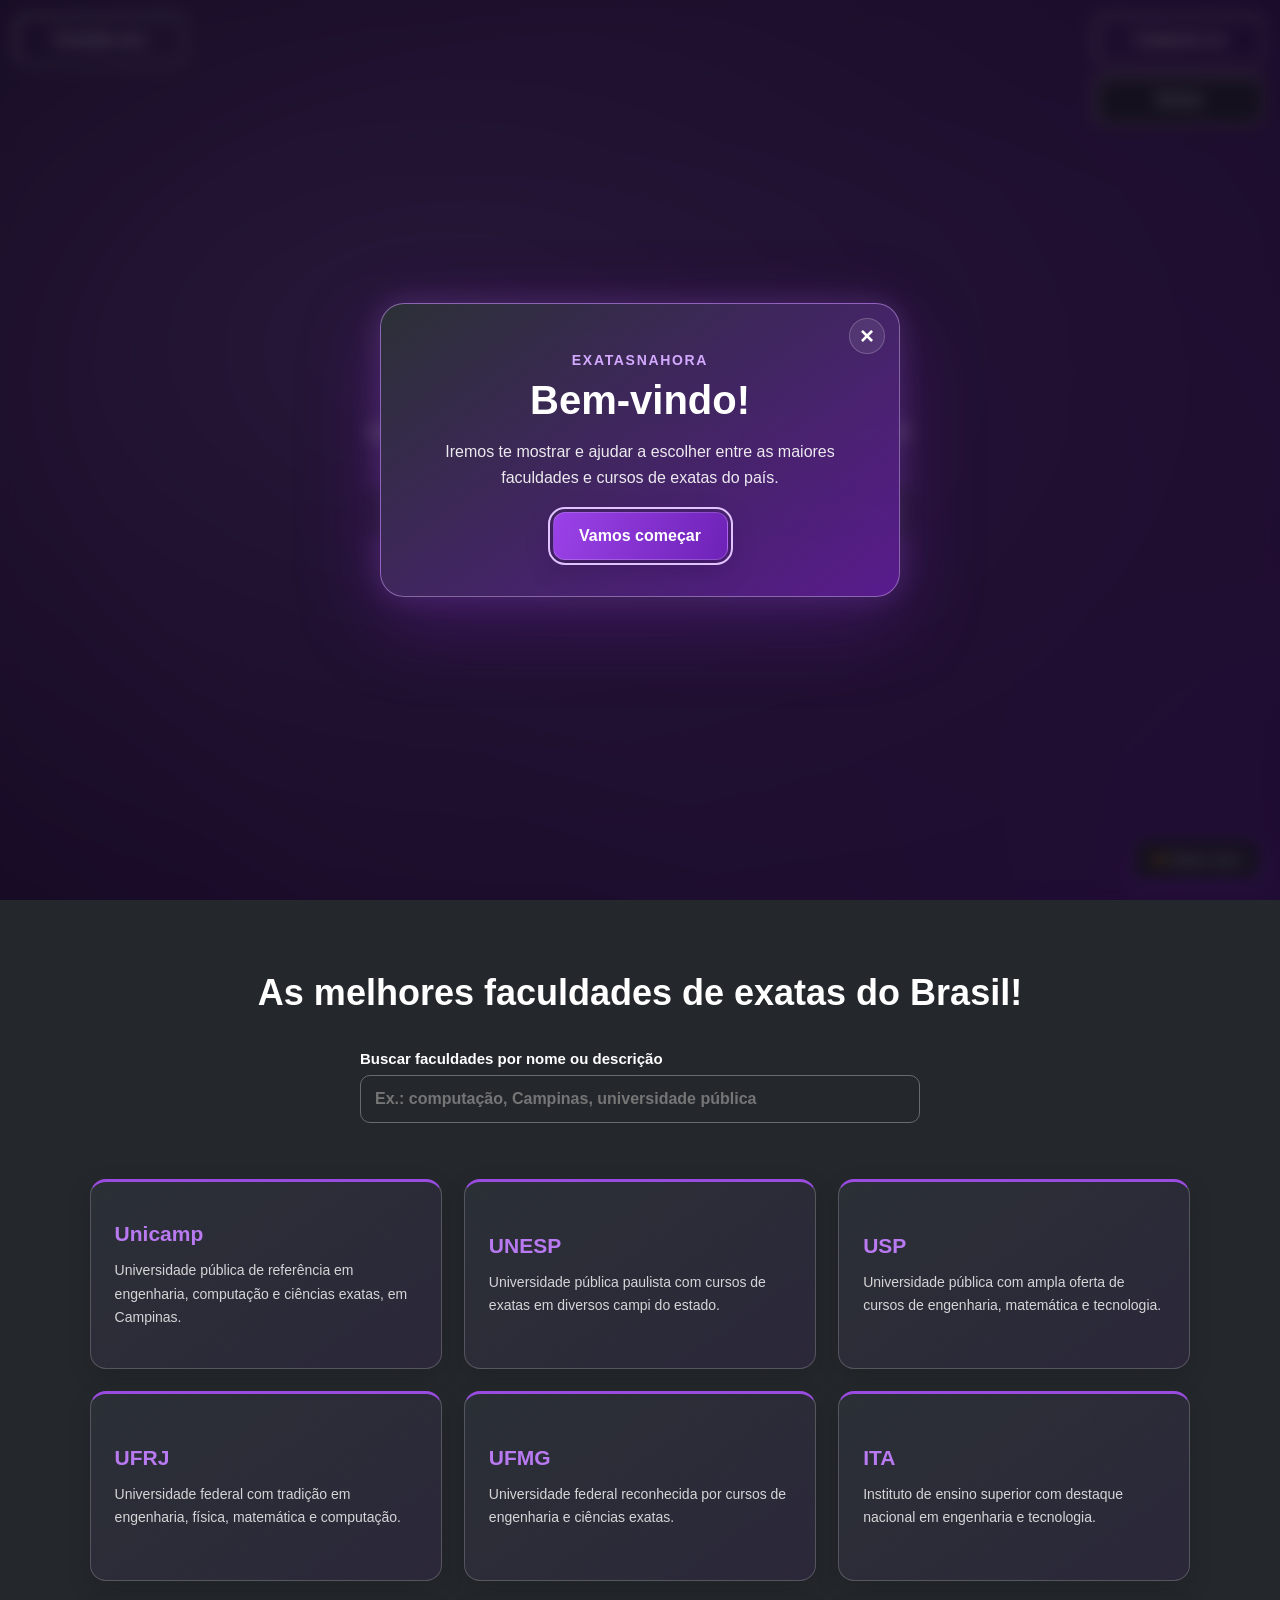
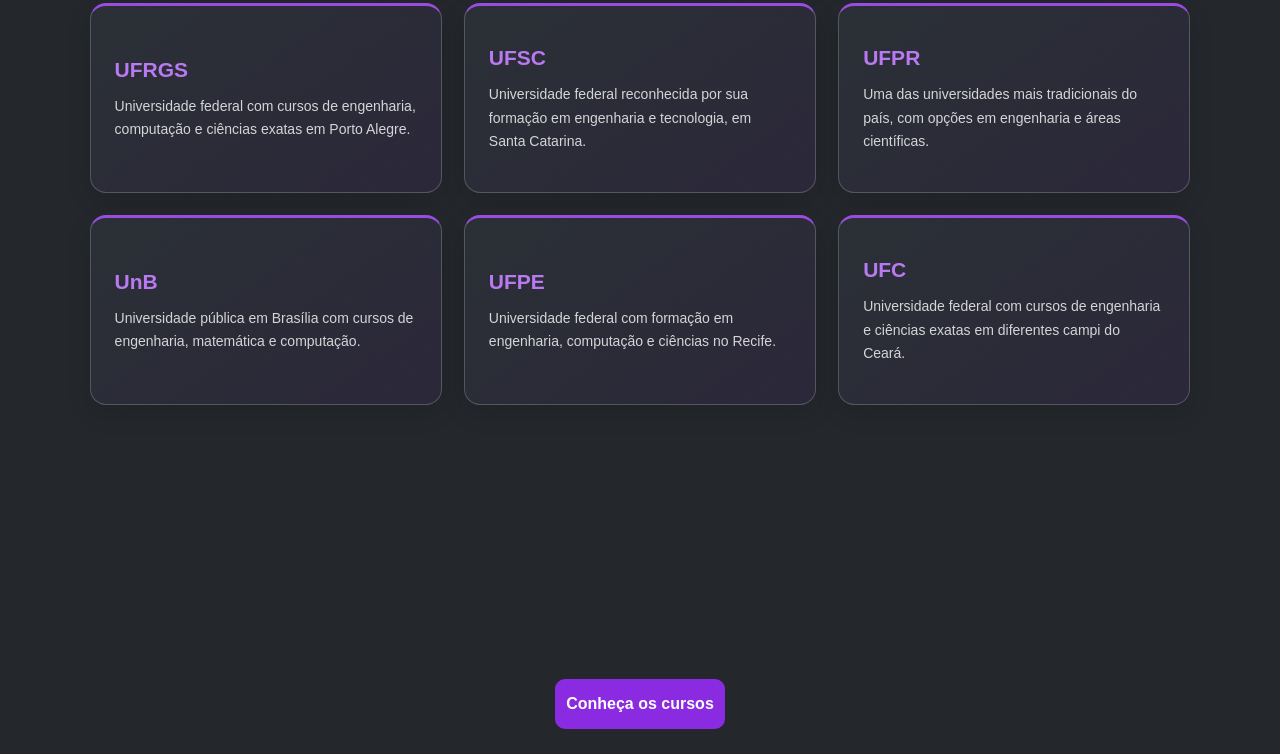
<file: index.html>
<!--Informa ao navegador que o documento é um documento HTML-->
<!DOCTYPE html>
<html lang="pt-br">
<head>
    <!--Define a codificação de caracteres como UTF-8(Para que o usuário possa usar acentos, "ç", "£", etc)-->
    <meta charset="UTF-8">

    <!--Configura a janela de visualização do usuário para que se adapte a largura de seu dispositivo. Também define o zoom inicial como 100%(1.0)-->
    <meta name="viewport" content="width=device-width, initial-scale=1.0">

    <!--Título do site-->
    <title>ExatasNaHora</title>

    <!--Relaciona o HTML com o arquivo "style.css"-->
    <link rel="stylesheet" href="style.css">

    <!--Adiciona o favicon(imagem que fica ao lado do título do site)-->
    <link rel="shortcut icon" href="images/EXATAS-NA-HORA.ico" type="image/x-icon">
</head>
<body>
    <!--Botão para alterar modo-->
    <button class="btn-tema" type="button">
        ☀️ Modo claro
    </button>
    <div class="inicio-index">
        <h1>ExatasNaHora</h1>
        <h2>Maior site de cursos de exatas de todo o Brasil!</h2>

        <!--Botões para ir para outras abas-->
        <button type="button" class="btn-para-login">Cadastre-se</button>
        <button type="button" class="btn-para-entrar">Entrar</button>
        <a class="link-contato-fixo btn-para-contato" href="contato.html">Contate-nos</a>
        <div class="acoes-inicio">
            <div class="btns-inicio">
                <a href="cursos.html" class="btn-para-cursos">Cursos</a>
                <a href="informacoes.html" class="btn-para-informacoes">Informações</a>
                <a href="https://github.com/ThzinTzz/trabalho-final-PW1-2026/" class="btn-para-github">Página do Github</a>
            </div>
            <div class="btns-rolagem">
                <button type="button" onclick="rolarParaBaixo()" class="btn-para-lista-faculdades">Conheça faculdades</button>
            </div>
        </div>
    </div>

    <!--Onde o botão de rolagem deve parar-->
    <div id="destino"></div>

    <section class="seçao-faculdades">
        <h2>As melhores faculdades de exatas do Brasil!</h2>
        <div class="filtro-lista">
            <label for="filtro-faculdades">Buscar faculdades por nome ou descrição</label>
            <input id="filtro-faculdades" type="search" placeholder="Ex.: computação, Campinas, universidade pública">
            <p class="filtro-resultado" id="resultado-faculdades" role="status" aria-live="polite"></p>
        </div>
        
        <div class="div-faculdades">
            <div class="div-cards-faculdades">
                <p>Unicamp</p>
                <p>Universidade pública de referência em engenharia, computação e ciências exatas, em Campinas.</p>
            </div>
            <div class="div-cards-faculdades">
                <p>UNESP</p>
                <p>Universidade pública paulista com cursos de exatas em diversos campi do estado.</p>
            </div>
            <div class="div-cards-faculdades">
                <p>USP</p>
                <p>Universidade pública com ampla oferta de cursos de engenharia, matemática e tecnologia.</p>
            </div>
            <div class="div-cards-faculdades">
                <p>UFRJ</p>
                <p>Universidade federal com tradição em engenharia, física, matemática e computação.</p>
            </div>
            <div class="div-cards-faculdades">
                <p>UFMG</p>
                <p>Universidade federal reconhecida por cursos de engenharia e ciências exatas.</p>
            </div>
            <div class="div-cards-faculdades">
                <p>ITA</p>
                <p>Instituto de ensino superior com destaque nacional em engenharia e tecnologia.</p>
            </div>
            <div class="div-cards-faculdades">
                <p>UFRGS</p>
                <p>Universidade federal com cursos de engenharia, computação e ciências exatas em Porto Alegre.</p>
            </div>
            <div class="div-cards-faculdades">
                <p>UFSC</p>
                <p>Universidade federal reconhecida por sua formação em engenharia e tecnologia, em Santa Catarina.</p>
            </div>
            <div class="div-cards-faculdades">
                <p>UFPR</p>
                <p>Uma das universidades mais tradicionais do país, com opções em engenharia e áreas científicas.</p>
            </div>
            <div class="div-cards-faculdades">
                <p>UnB</p>
                <p>Universidade pública em Brasília com cursos de engenharia, matemática e computação.</p>
            </div>
            <div class="div-cards-faculdades">
                <p>UFPE</p>
                <p>Universidade federal com formação em engenharia, computação e ciências no Recife.</p>
            </div>
            <div class="div-cards-faculdades">
                <p>UFC</p>
                <p>Universidade federal com cursos de engenharia e ciências exatas em diferentes campi do Ceará.</p>
            </div>
        </div>
    </section>

    <div class="fim-index">
        <div class="btns-fim">
            <a href="cursos.html" class="btn-conheca-cursos">Conheça os cursos</a>
        </div>
    </div>

    <!--Modal do cadastro-->
    <dialog class="modal-cadastro" aria-labelledby="titulo-cadastro">
        <div class="modal-cadastro-conteudo">
            <button class="modal-cadastro-fechar" type="button" aria-label="Fechar cadastro">&times;</button>
            <p class="modal-cadastro-destaque">ExatasNaHora</p>
            <h2 id="titulo-cadastro">Crie sua conta</h2>
            <p class="modal-cadastro-descricao">Preencha seus dados para começar.</p>

            <form class="formulario-cadastro" method="post">
                <!--Área de nome do cadastro-->
                <div class="campo-cadastro">
                    <label for="cadastro-nome">Nome</label>
                    <input type="text" id="cadastro-nome" name="nome" autocomplete="name" maxlength="120" placeholder="Seu nome completo" required>
                </div>
                <!--Área de email do cadastro-->
                <div class="campo-cadastro">
                    <label for="cadastro-email">E-mail</label>
                    <input type="email" id="cadastro-email" name="email" autocomplete="email" maxlength="254" placeholder="voce@exemplo.com" required>
                </div>
                <!--Área de escolha de faculdade do cadastro-->
                <div class="campo-cadastro">
                    <label for="cadastro-faculdade">Faculdade desejada</label>
                    <select id="cadastro-faculdade" name="faculdade" autocomplete="organization" required>
                        <!--As opções de faculdades disponíveis-->
                        <option value="" selected disabled>Selecione uma faculdade</option>
                        <option value="Unicamp">Unicamp</option>
                        <option value="UNESP">UNESP</option>
                        <option value="USP">USP</option>
                        <option value="UFRJ">UFRJ</option>
                        <option value="UFMG">UFMG</option>
                        <option value="ITA">ITA</option>
                        <option value="UFRGS">UFRGS</option>
                        <option value="UFSC">UFSC</option>
                        <option value="UFPR">UFPR</option>
                        <option value="UnB">UnB</option>
                        <option value="UFPE">UFPE</option>
                        <option value="UFC">UFC</option>
                    </select>
                </div>
                <!--Área de escolha de cursos de acordo com a faculdade do cadastro-->
                <div class="campo-cadastro">
                    <label for="cadastro-curso">Curso desejado</label>
                    <select id="cadastro-curso" name="curso" required disabled>
                        <option value="" selected disabled>Selecione uma faculdade primeiro</option>
                    </select>
                </div>
                <!--Área de cadastro de senha-->
                <div class="campo-cadastro">
                    <label for="cadastro-senha">Senha</label>
                    <input type="password" id="cadastro-senha" name="senha" autocomplete="new-password" minlength="8" maxlength="72" placeholder="8 a 72 caracteres" required>
                </div>
                <!--Botão de enviar os dados para o banco de dados(de forma resumida é isso)-->
                <button class="btn-enviar-cadastro" type="submit">Criar conta</button>
                <p class="cadastro-aviso" role="status" aria-live="polite"></p>
            </form>
        </div>
    </dialog>

    <!--Modal do login-->
    <dialog class="modal-login" aria-labelledby="titulo-login">
        <div class="modal-cadastro-conteudo">
            <button class="modal-cadastro-fechar modal-login-fechar" type="button" aria-label="Fechar login">&times;</button>
            <p class="modal-cadastro-destaque">ExatasNaHora</p>
            <h2 id="titulo-login">Entrar</h2>
            <p class="modal-cadastro-descricao">Acesse sua conta para consultar seus dados cadastrados.</p>

            <!--Área dos campos-->
            <form class="formulario-login" method="post">
                <!--Área de digitar o e-mail cadastrado-->
                <div class="campo-cadastro">
                    <label for="login-email">E-mail</label>
                    <input type="email" id="login-email" name="email" autocomplete="username" placeholder="voce@exemplo.com" required>
                </div>
                <!--Área de digitar a senha cadastrada-->
                <div class="campo-cadastro">
                    <label for="login-senha">Senha</label>
                    <input type="password" id="login-senha" name="senha" autocomplete="current-password" placeholder="Digite sua senha" required>
                </div>
                <!--Botão de enviar os dados para o banco de dados(de forma resumida é isso)-->
                <button class="btn-enviar-cadastro" type="submit">Entrar</button>
                <p class="login-aviso" role="status" aria-live="polite"></p>
            </form>

            <p class="nota-autenticacao">Entre com o e-mail e a senha usados no cadastro.</p>
        </div>
    </dialog>

    <dialog class="modal-boas-vindas" aria-labelledby="titulo-boas-vindas" aria-describedby="texto-boas-vindas">
        <div class="modal-boas-vindas-conteudo">
            <button class="modal-boas-vindas-fechar" type="button" aria-label="Fechar boas-vindas">&times;</button>
            <p class="modal-boas-vindas-destaque">ExatasNaHora</p>
            <h2 id="titulo-boas-vindas">Bem-vindo!</h2>
            <p id="texto-boas-vindas">Iremos te mostrar e ajudar a escolher entre as maiores faculdades e cursos de exatas do país.</p>
            <button class="btn-entendi-boas-vindas" type="button" autofocus>Vamos começar</button>
        </div>
    </dialog>
    
    <!--Relaciona o HTML com o arquivo "script.js"-->
    <script src="script.js"></script>
</body>
</html>
</file>
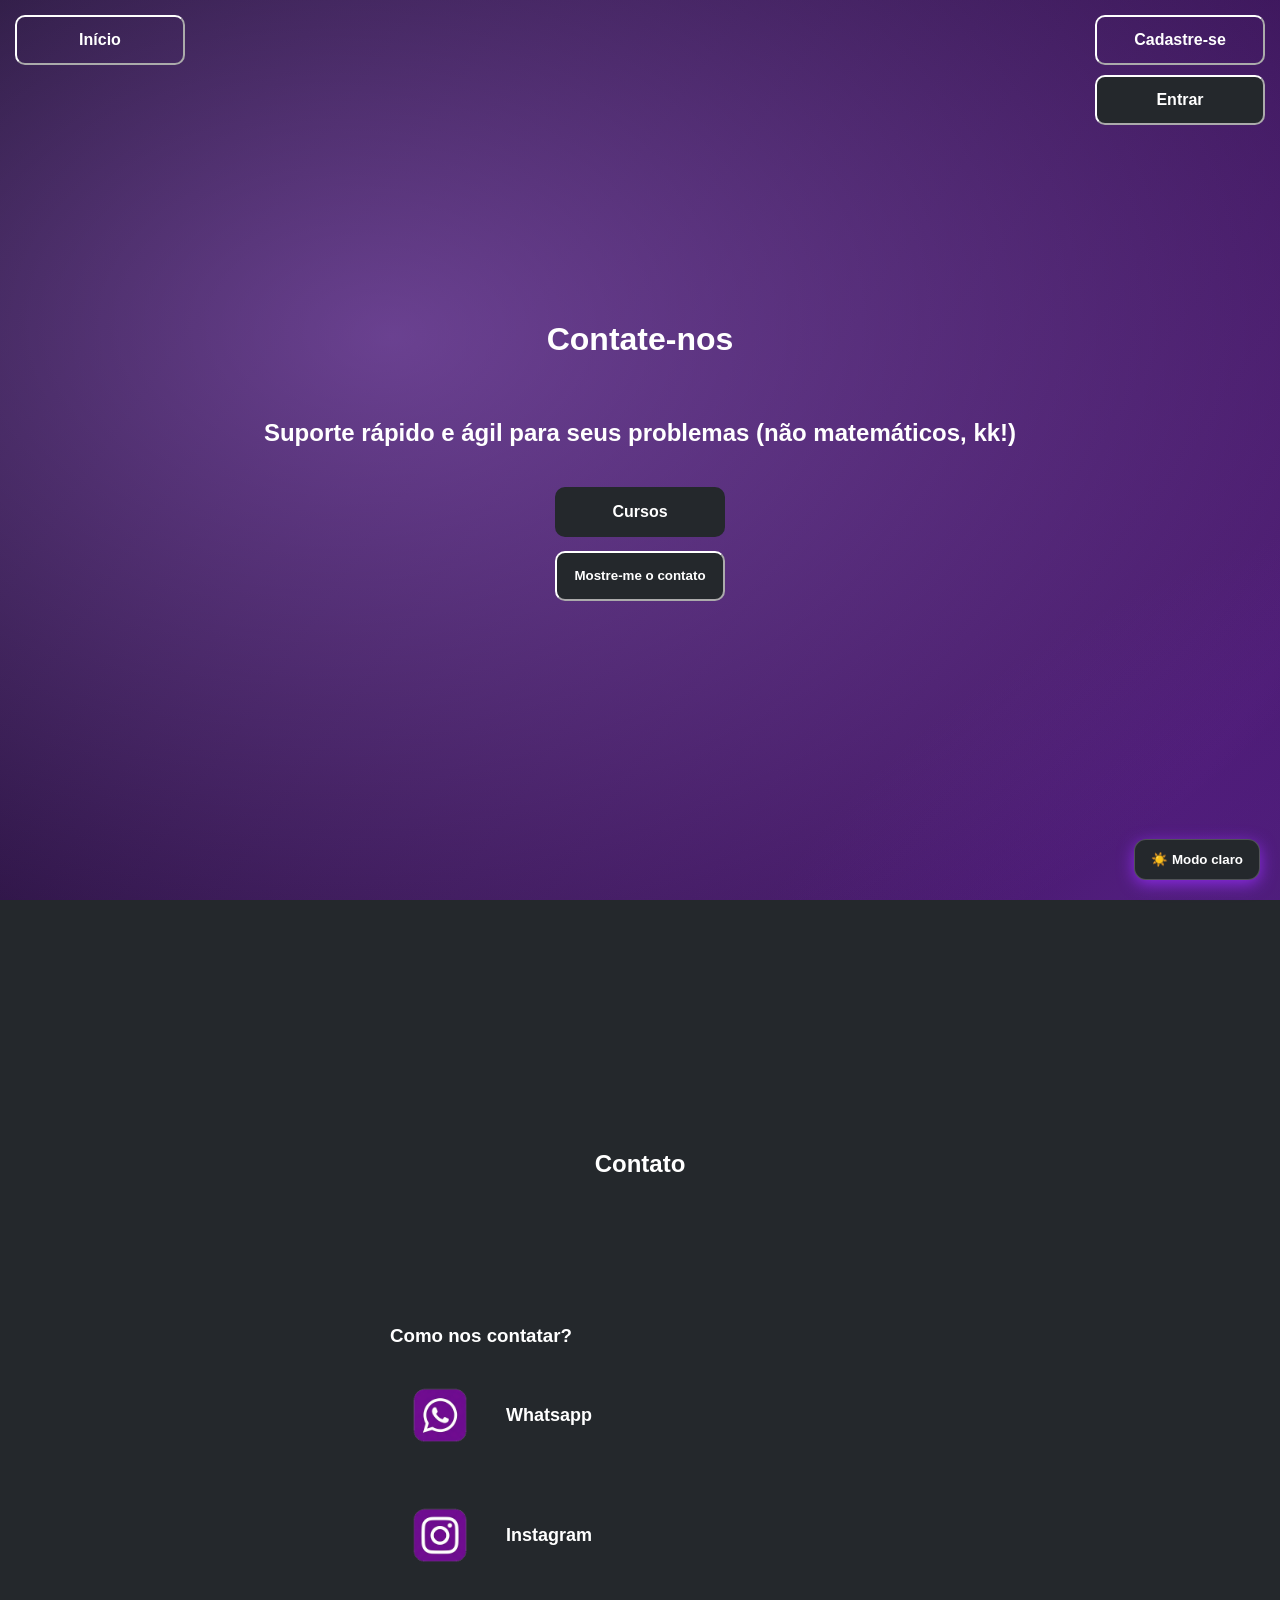
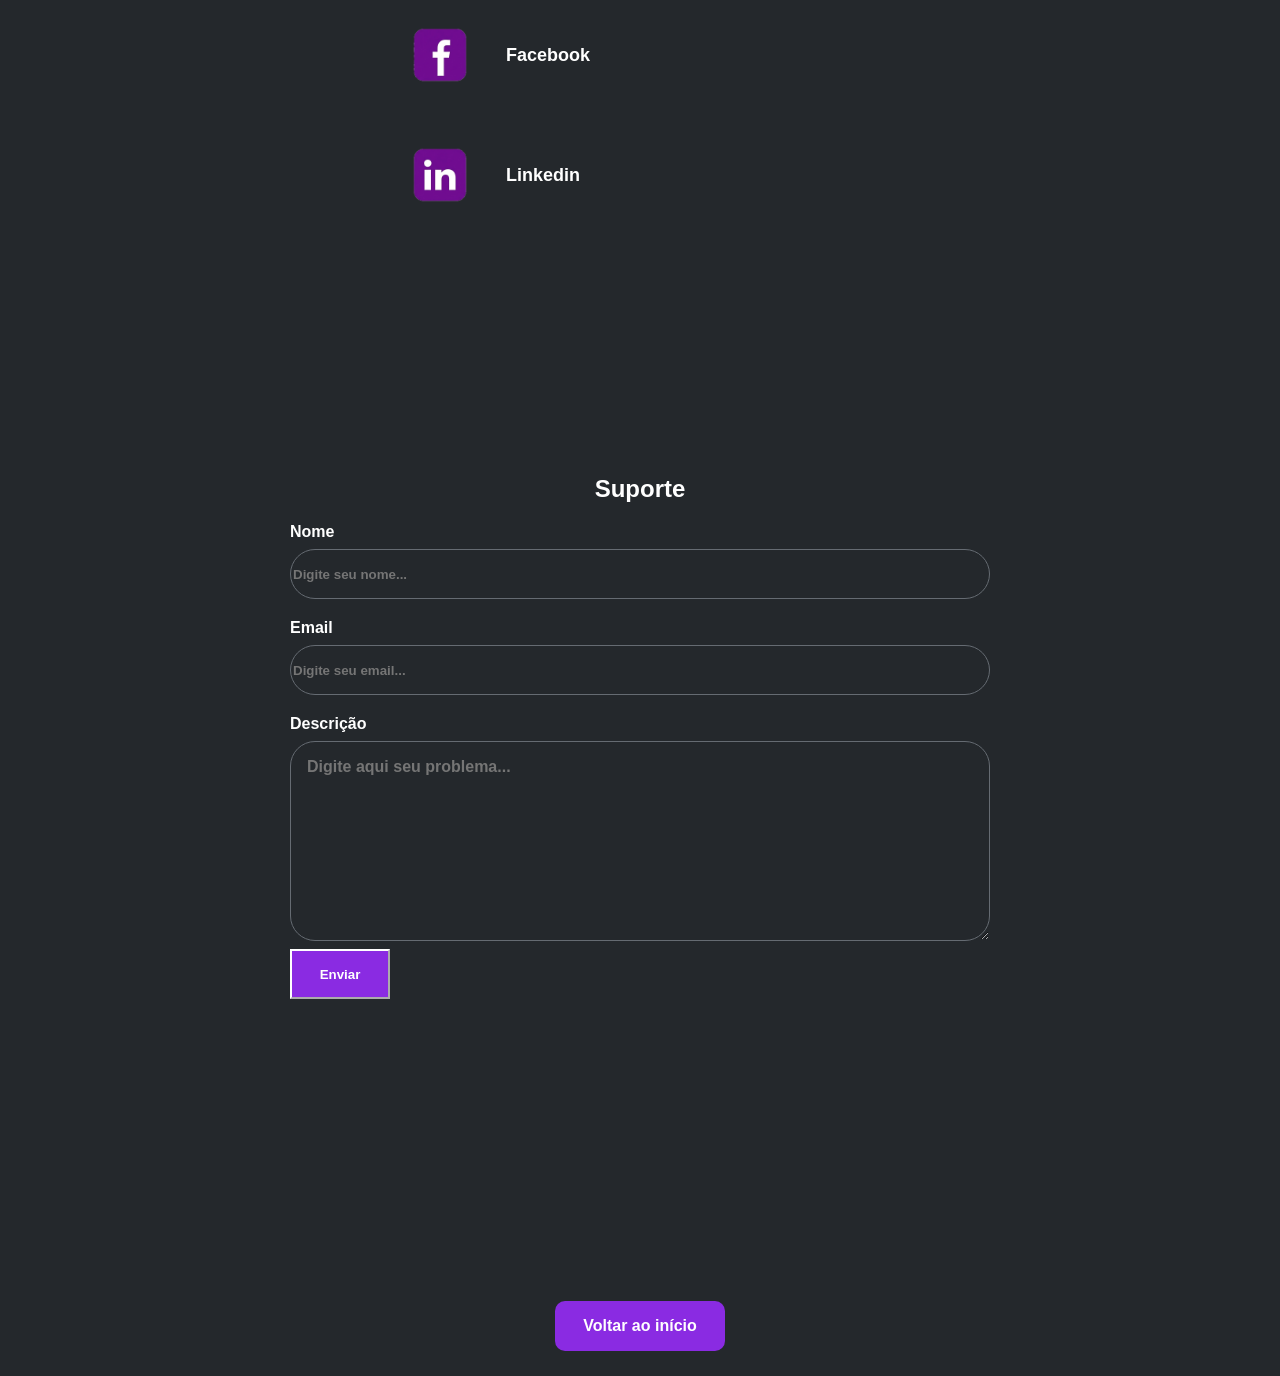
<file: contato.html>
<!--Informa ao navegador que o documento é um documento HTML-->
<!DOCTYPE html>
<html lang="pt-br">
<head>
    <!--Define a codificação de caracteres como UTF-8(Para que o usuário possa usar acentos, "ç", "£", etc)-->
    <meta charset="UTF-8">

    <!--Configura a janela de visualização do usuário para que se adapte a largura de seu dispositivo. Também define o zoom inicial como 100%(1.0)-->
    <meta name="viewport" content="width=device-width, initial-scale=1.0">

    <!--Relaciona o HTML com o arquivo "style.css"-->
    <link rel="stylesheet" href="style.css">

    <!--Adiciona o favicon(imagem que fica ao lado do título do site)-->
    <link rel="shortcut icon" href="images/EXATAS-NA-HORA.ico" type="image/x-icon">

    <!--Título do site-->
    <title>Contato</title>
</head>
<body>
    <!--Botão para alterar modo-->
    <button class="btn-tema" type="button">
        ☀️ Modo claro
    </button>
    
    <!--Início da aba contato, com apresentação e os botões-->
    <div class="inicio-contato">
        <h1>Contate-nos</h1>
        <h2>Suporte rápido e ágil para seus problemas (não matemáticos, kk!)</h2>

        <!--Botões para ir para outras abas-->
        <button type="button" class="btn-para-login">Cadastre-se</button>
        <button type="button" class="btn-para-entrar">Entrar</button>
        <a class="link-contato-fixo btn-para-contato" href="index.html">Início</a>
    
        <div class="acoes-inicio">
            <div class="btns-inicio">
                <a href="cursos.html" class="btn-para-cursos">Cursos</a>
            </div>
            <div class="btns-rolagem">
                <button type="button" onclick="rolarParaBaixo()" class="btn-para-lista-contato">Mostre-me o contato</button>
            </div>
        </div>
    </div>
    
    <!--Onde o botão de rolagem deve parar-->
    <div id="destino"></div>

    <!--Botões dos aplicativos de conato-->
    <main class="conteudo-contato">
        <h2 class="h1-suportecontato">Contato</h2>
        <section class="contato" aria-labelledby="titulo-contato">
            <h3 id="titulo-contato">Como nos contatar?</h3>
            <!--Os botões com a imagem do aplicativo e seu nome-->
            <ul>
                <li><a class="contato-apps" href="https://www.whatsapp.com/">
                    <img class="img-icons" src="./images/01_whatsapp.png" alt="">
                    <span class="p-icons">Whatsapp</span>
                </a></li>
                <li><a class="contato-apps" href="https://www.instagram.com/">
                    <img class="img-icons" src="./images/02_instagram.png" alt="">
                    <span class="p-icons">Instagram</span>
                </a></li>
                <li><a class="contato-apps" href="https://www.facebook.com/">
                    <img class="img-icons" src="./images/03_facebook.png" alt="">
                    <span class="p-icons">Facebook</span>
                </a></li>
                <li><a class="contato-apps" href="https://www.linkedin.com/login/pt/">
                    <img class="img-icons" src="./images/04_linkedin.png" alt="">
                    <span class="p-icons">Linkedin</span>
                </a></li>
            </ul>
        </section>
        <!--Aba onde o usuário escreve o suporte e enviar para o banco de dados-->
        <h2 class="h1-suportecontato">Suporte</h2>
        <form class="suporte" method="post">
            
            <!--Área onde o usuário digita o nome-->
            <div class="campo-grupo">
                <label for="nome">Nome</label>
                <input type="text" id="nome" name="nome" maxlength="120" placeholder="Digite seu nome..." required>
            </div>
            <!--Área onde o usuário digita o e-mail-->
            <div class="campo-grupo">
                <label for="email">Email</label>
                <input type="email" id="email" name="email" maxlength="254" placeholder="Digite seu email..." required>
                
            </div>
            <!--Área onde o usuário digita a descrição-->
            <div class="campo-grupo">
                <label for="descricao">Descrição</label>
                <textarea class="descricao" id="descricao" name="descricao" rows="5" maxlength="5000" placeholder="Digite aqui seu problema..." required></textarea>
                <button class="enviar-suporte" type="submit">Enviar</button>
            </div>
            <p class="suporte-aviso" role="status" aria-live="polite"></p>
        </form>
    </main>

    <!--Botão para voltar ao início-->
    <div class="fim-contato">
        <div class="btns-fim">
            <a href="index.html" class="btn-voltar-index">Voltar ao início</a>
        </div>
    </div>

    <!--Modal do cadastro-->
    <dialog class="modal-cadastro" aria-labelledby="titulo-cadastro">
        <div class="modal-cadastro-conteudo">
            <button class="modal-cadastro-fechar" type="button" aria-label="Fechar cadastro">&times;</button>
            <p class="modal-cadastro-destaque">ExatasNaHora</p>
            <h2 id="titulo-cadastro">Crie sua conta</h2>
            <p class="modal-cadastro-descricao">Preencha seus dados para começar.</p>

            <form class="formulario-cadastro" method="post">
                <!--Área de nome do cadastro-->
                <div class="campo-cadastro">
                    <label for="cadastro-nome">Nome</label>
                    <input type="text" id="cadastro-nome" name="nome" autocomplete="name" maxlength="120" placeholder="Seu nome completo" required>
                </div>
                <!--Área de email do cadastro-->
                <div class="campo-cadastro">
                    <label for="cadastro-email">E-mail</label>
                    <input type="email" id="cadastro-email" name="email" autocomplete="email" maxlength="254" placeholder="voce@exemplo.com" required>
                </div>
                <!--Área de escolha de faculdade do cadastro-->
                <div class="campo-cadastro">
                    <label for="cadastro-faculdade">Faculdade desejada</label>
                    <select id="cadastro-faculdade" name="faculdade" autocomplete="organization" required>

                        <!--As opções de faculdades disponíveis-->
                        <option value="" selected disabled>Selecione uma faculdade</option>
                        <option value="Unicamp">Unicamp</option>
                        <option value="UNESP">UNESP</option>
                        <option value="USP">USP</option>
                        <option value="UFRJ">UFRJ</option>
                        <option value="UFMG">UFMG</option>
                        <option value="ITA">ITA</option>
                        <option value="UFRGS">UFRGS</option>
                        <option value="UFSC">UFSC</option>
                        <option value="UFPR">UFPR</option>
                        <option value="UnB">UnB</option>
                        <option value="UFPE">UFPE</option>
                        <option value="UFC">UFC</option>
                    </select>
                </div>

                <!--Área de escolha de cursos de acordo com a faculdade do cadastro-->
                <div class="campo-cadastro">
                    <label for="cadastro-curso">Curso desejado</label>
                    <select id="cadastro-curso" name="curso" required disabled>
                        <option value="" selected disabled>Selecione uma faculdade primeiro</option>
                    </select>
                </div>

                <!--Área de cadastro de senha-->
                <div class="campo-cadastro">
                    <label for="cadastro-senha">Senha</label>
                    <input type="password" id="cadastro-senha" name="senha" autocomplete="new-password" minlength="8" maxlength="72" placeholder="8 a 72 caracteres" required>
                </div>

                <!--Botão de enviar os dados para o banco de dados(de forma resumida é isso)-->
                <button class="btn-enviar-cadastro" type="submit">Criar conta</button>
                <p class="cadastro-aviso" role="status" aria-live="polite"></p>
            </form>
        </div>
    </dialog>

    <!--Modal do login-->
    <dialog class="modal-login" aria-labelledby="titulo-login">
        <div class="modal-cadastro-conteudo">
            <button class="modal-cadastro-fechar modal-login-fechar" type="button" aria-label="Fechar login">&times;</button>
            <p class="modal-cadastro-destaque">ExatasNaHora</p>
            <h2 id="titulo-login">Entrar</h2>
            <p class="modal-cadastro-descricao">Acesse sua conta para consultar seus dados cadastrados.</p>

            <!--Área dos campos-->            
            <form class="formulario-login" method="post">
                <!--Área de digitar o e-mail cadastrado-->
                <div class="campo-cadastro">
                    <label for="login-email">E-mail</label>
                    <input type="email" id="login-email" name="email" autocomplete="username" placeholder="voce@exemplo.com" required>
                </div>
                <!--Área de digitar a senha cadastrada-->
                <div class="campo-cadastro">
                    <label for="login-senha">Senha</label>
                    <input type="password" id="login-senha" name="senha" autocomplete="current-password" placeholder="Digite sua senha" required>
                </div>

                <!--Botão de enviar os dados para o banco de dados(de forma resumida é isso)-->
                <button class="btn-enviar-cadastro" type="submit">Entrar</button>
                <p class="login-aviso" role="status" aria-live="polite"></p>
            </form>

            <p class="nota-autenticacao">Entre com o e-mail e a senha usados no cadastro.</p>
        </div>
    </dialog>
    <!--Relaciona o HTML com o arquivo "script.js"-->
    <script src="script.js"></script>
</body>
</html>
</file>
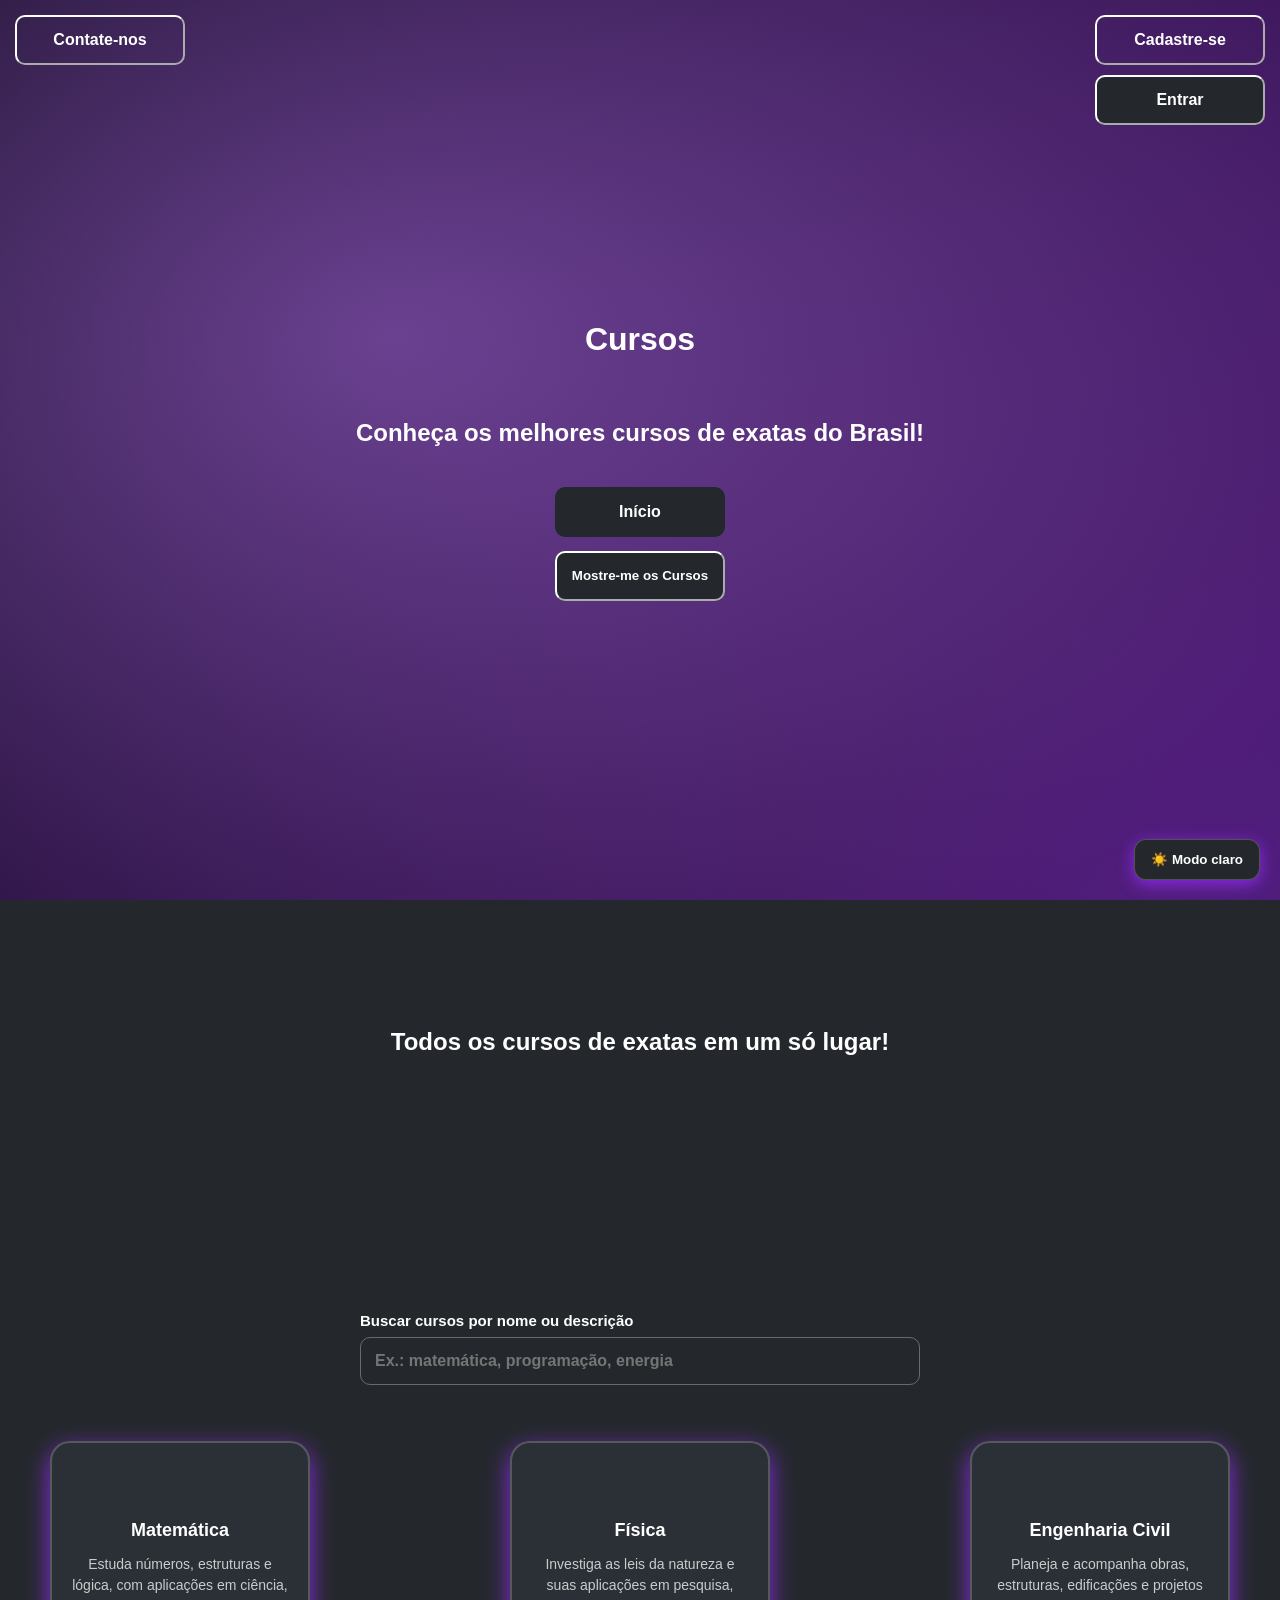
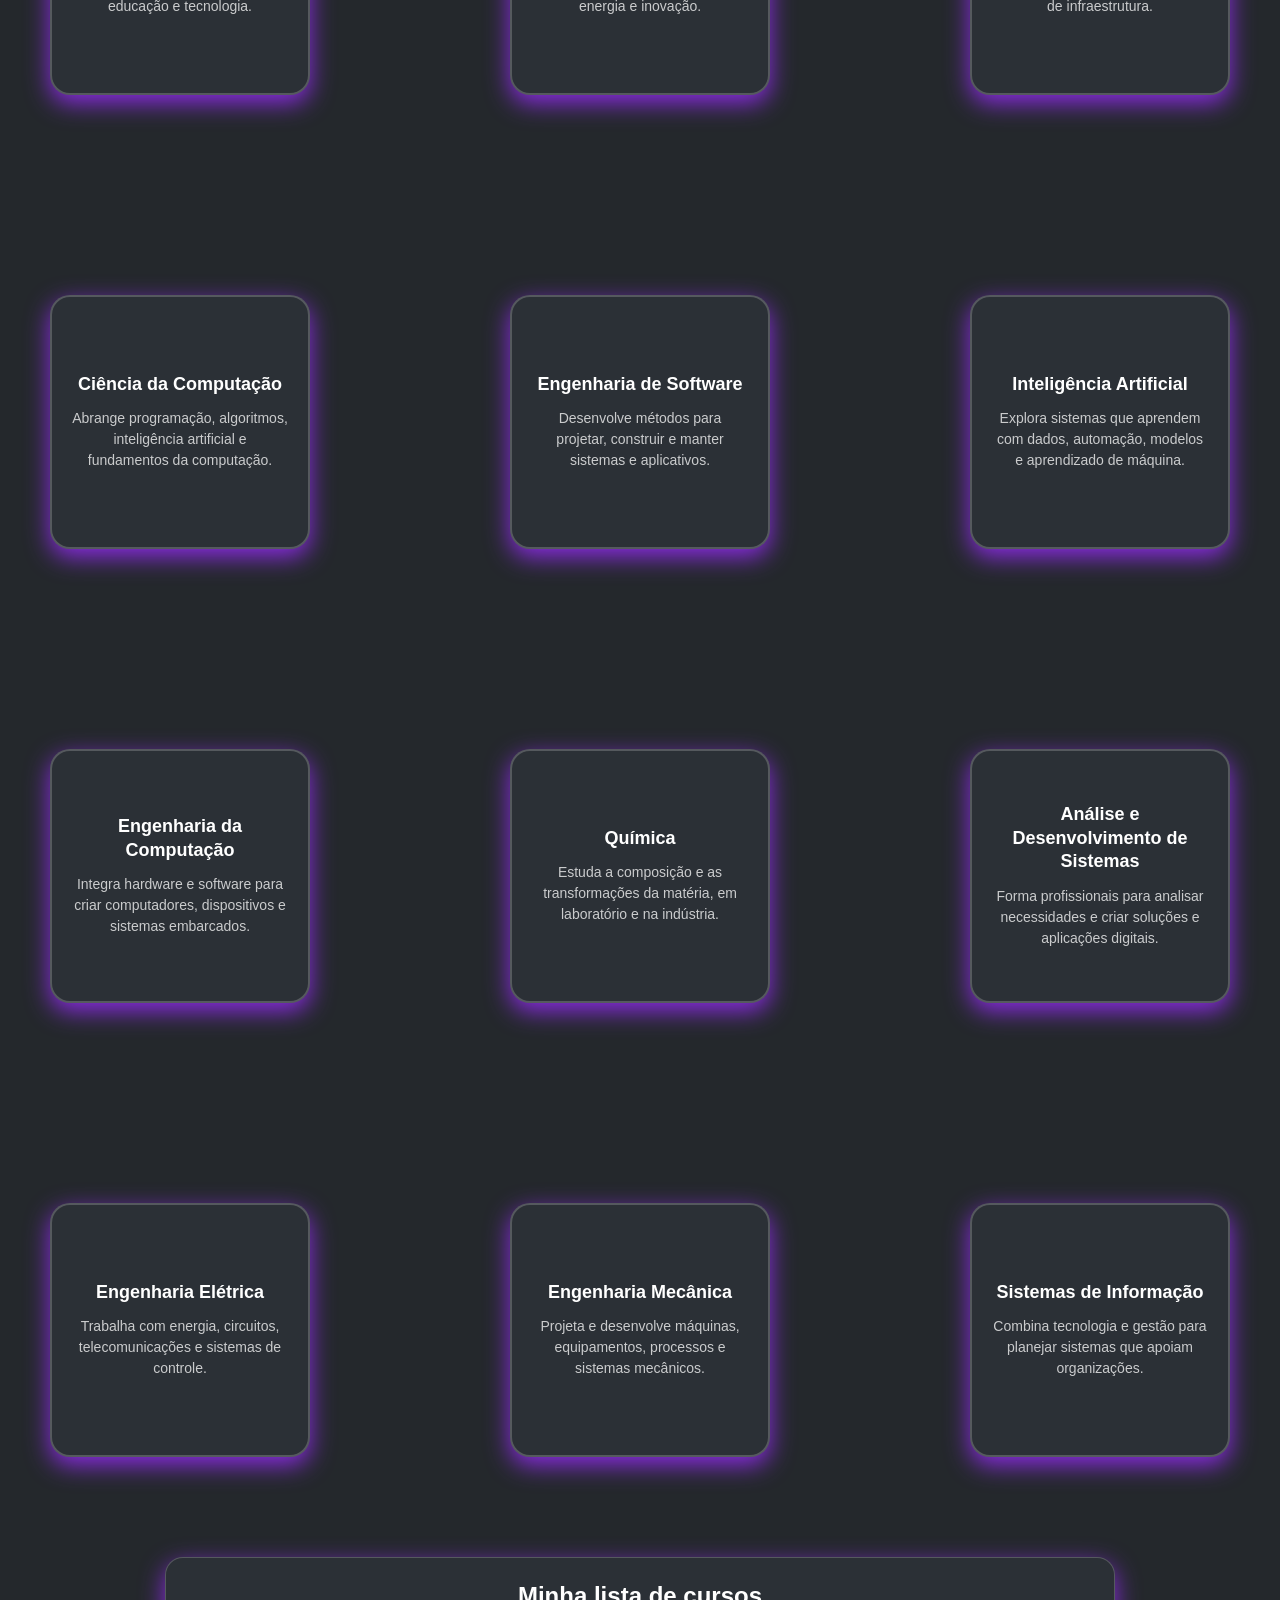
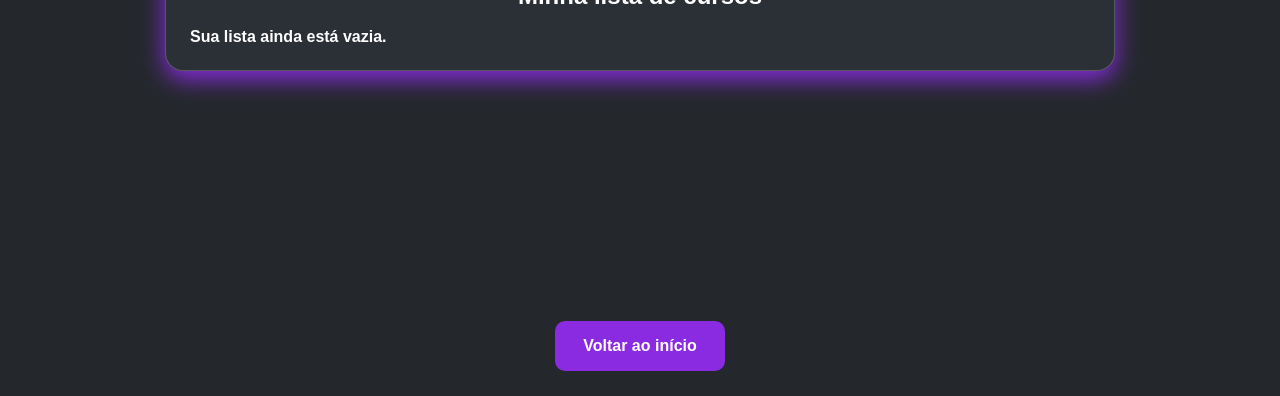
<file: cursos.html>
<!--Informa ao navegador que o documento é um documento HTML-->
<!DOCTYPE html>
<html lang="pt-br">
<head>
    <!--Define a codificação de caracteres como UTF-8(Para que o usuário possa usar acentos, "ç", "£", etc)-->
    <meta charset="UTF-8">

    <!--Configura a janela de visualização do usuário para que se adapte a largura de seu dispositivo. Também define o zoom inicial como 100%(1.0)-->
    <meta name="viewport" content="width=device-width, initial-scale=1.0">

    <!--Título do site-->
    <title>Cursos</title>

    <!--Relaciona o HTML com o arquivo "style.css"-->
    <link rel="stylesheet" href="style.css">

    <!--Adiciona o favicon(imagem que fica ao lado do título do site)-->
    <link rel="shortcut icon" href="images/EXATAS-NA-HORA.ico" type="image/x-icon">
</head>
<body>
    <!--Botão para alterar modo-->
    <button class="btn-tema" type="button">
        ☀️ Modo claro
    </button>
    <div class="inicio-cursos">
        <h1>Cursos</h1>
        <h2>Conheça os melhores cursos de exatas do Brasil!</h2>

        <!--Botões para ir para outras abas-->
        <button type="button" class="btn-para-login">Cadastre-se</button>
        <button type="button" class="btn-para-entrar">Entrar</button>
        <a class="link-contato-fixo btn-para-contato" href="contato.html">Contate-nos</a>
        <div class="acoes-inicio">
            <div class="btns-inicio">
                <a href="index.html" class="btn-para-inicio">Início</a>
            </div>
            <div class="btns-rolagem">
                <button type="button" onclick="rolarParaBaixo()" class="btn-para-lista-cursos">Mostre-me os Cursos</button>
            </div>
        </div> 
    </div>

    <!--Onde o botão de rolagem deve parar-->
    <div id="destino"></div>

    <!--Aba de cursos do site-->
    <section class="cursos">
        <h2 class="h2-cursos">Todos os cursos de exatas em um só lugar!</h2>
        <div class="filtro-lista">
            <label for="filtro-cursos">Buscar cursos por nome ou descrição</label>
            <input id="filtro-cursos" type="search" placeholder="Ex.: matemática, programação, energia">
            <p class="filtro-resultado" id="resultado-cursos" role="status" aria-live="polite"></p>
        </div>

        <!--Lista de cursos do site-->
        <div class="div-cursos">
            <div class="div-cards-cursos" data-curso="Matemática">
                <p class="curso-titulo">Matemática</p>
                <p class="curso-descricao">Estuda números, estruturas e lógica, com aplicações em ciência, educação e tecnologia.</p>
            </div>
            <div class="div-cards-cursos" data-curso="Física">
                <p class="curso-titulo">Física</p>
                <p class="curso-descricao">Investiga as leis da natureza e suas aplicações em pesquisa, energia e inovação.</p>
            </div>
            <div class="div-cards-cursos" data-curso="Engenharia Civil">
                <p class="curso-titulo">Engenharia Civil</p>
                <p class="curso-descricao">Planeja e acompanha obras, estruturas, edificações e projetos de infraestrutura.</p>
            </div>
            <div class="div-cards-cursos" data-curso="Ciência da Computação">
                <p class="curso-titulo">Ciência da Computação</p>
                <p class="curso-descricao">Abrange programação, algoritmos, inteligência artificial e fundamentos da computação.</p>
            </div>
            <div class="div-cards-cursos" data-curso="Engenharia de Software">
                <p class="curso-titulo">Engenharia de Software</p>
                <p class="curso-descricao">Desenvolve métodos para projetar, construir e manter sistemas e aplicativos.</p>
            </div>
            <div class="div-cards-cursos" data-curso="Inteligência Artificial">
                <p class="curso-titulo">Inteligência Artificial</p>
                <p class="curso-descricao">Explora sistemas que aprendem com dados, automação, modelos e aprendizado de máquina.</p>
            </div>
            <div class="div-cards-cursos" data-curso="Engenharia da Computação">
                <p class="curso-titulo">Engenharia da Computação</p>
                <p class="curso-descricao">Integra hardware e software para criar computadores, dispositivos e sistemas embarcados.</p>
            </div>
            <div class="div-cards-cursos" data-curso="Química">
                <p class="curso-titulo">Química</p>
                <p class="curso-descricao">Estuda a composição e as transformações da matéria, em laboratório e na indústria.</p>
            </div>
            <div class="div-cards-cursos" data-curso="Análise e Desenvolvimento de Sistemas">
                <p class="curso-titulo">Análise e Desenvolvimento de Sistemas</p>
                <p class="curso-descricao">Forma profissionais para analisar necessidades e criar soluções e aplicações digitais.</p>
            </div>
            <div class="div-cards-cursos" data-curso="Engenharia Elétrica">
                <p class="curso-titulo">Engenharia Elétrica</p>
                <p class="curso-descricao">Trabalha com energia, circuitos, telecomunicações e sistemas de controle.</p>
            </div>
            <div class="div-cards-cursos" data-curso="Engenharia Mecânica">
                <p class="curso-titulo">Engenharia Mecânica</p>
                <p class="curso-descricao">Projeta e desenvolve máquinas, equipamentos, processos e sistemas mecânicos.</p>
            </div>
            <div class="div-cards-cursos" data-curso="Sistemas de Informação">
                <p class="curso-titulo">Sistemas de Informação</p>
                <p class="curso-descricao">Combina tecnologia e gestão para planejar sistemas que apoiam organizações.</p>
            </div>
        </div>

        <!--Lista de cursos que o usuário almeja alcançar, uma definição de metas para ele-->
        <section class="lista-cursos-salvos" aria-labelledby="titulo-lista-cursos">
            <h2 id="titulo-lista-cursos">Minha lista de cursos</h2>
            <p class="lista-cursos-vazia">Sua lista ainda está vazia.</p>
            <ul class="lista-cursos-itens"></ul>
            <p class="lista-cursos-aviso" role="status" aria-live="polite"></p>
        </section>
    </section>

    <!--Botão para voltar à página inicial-->
    <div class="fim-cursos">
        <div class="btns-fim">
            <a href="index.html" class="btn-voltar-index">Voltar ao início</a>
        </div>
    </div>
    <!--Modal do cadastro-->
    <dialog class="modal-cadastro" aria-labelledby="titulo-cadastro">
        <div class="modal-cadastro-conteudo">
            <button class="modal-cadastro-fechar" type="button" aria-label="Fechar cadastro">&times;</button>
            <p class="modal-cadastro-destaque">ExatasNaHora</p>
            <h2 id="titulo-cadastro">Crie sua conta</h2>
            <p class="modal-cadastro-descricao">Preencha seus dados para começar.</p>

            <form class="formulario-cadastro" method="post">
                <!--Área de nome do cadastro-->
                <div class="campo-cadastro">
                    <label for="cadastro-nome">Nome</label>
                    <input type="text" id="cadastro-nome" name="nome" autocomplete="name" maxlength="120" placeholder="Seu nome completo" required>
                </div>
                <!--Área de email do cadastro-->
                <div class="campo-cadastro">
                    <label for="cadastro-email">E-mail</label>
                    <input type="email" id="cadastro-email" name="email" autocomplete="email" maxlength="254" placeholder="voce@exemplo.com" required>
                </div>
                <!--Área de escolha de faculdade do cadastro-->
                <div class="campo-cadastro">
                    <label for="cadastro-faculdade">Faculdade desejada</label>
                    <select id="cadastro-faculdade" name="faculdade" autocomplete="organization" required>
                        <!--As opções de faculdades disponíveis-->
                        <option value="" selected disabled>Selecione uma faculdade</option>
                        <option value="Unicamp">Unicamp</option>
                        <option value="UNESP">UNESP</option>
                        <option value="USP">USP</option>
                        <option value="UFRJ">UFRJ</option>
                        <option value="UFMG">UFMG</option>
                        <option value="ITA">ITA</option>
                        <option value="UFRGS">UFRGS</option>
                        <option value="UFSC">UFSC</option>
                        <option value="UFPR">UFPR</option>
                        <option value="UnB">UnB</option>
                        <option value="UFPE">UFPE</option>
                        <option value="UFC">UFC</option>
                    </select>
                </div>
                <!--Área de escolha de cursos de acordo com a faculdade do cadastro-->
                <div class="campo-cadastro">
                    <label for="cadastro-curso">Curso desejado</label>
                    <select id="cadastro-curso" name="curso" required disabled>
                        <option value="" selected disabled>Selecione uma faculdade primeiro</option>
                    </select>
                </div>
                <!--Área de cadastro de senha-->
                <div class="campo-cadastro">
                    <label for="cadastro-senha">Senha</label>
                    <input type="password" id="cadastro-senha" name="senha" autocomplete="new-password" minlength="8" maxlength="72" placeholder="8 a 72 caracteres" required>
                </div>
                <!--Botão de enviar os dados para o banco de dados(de forma resumida é isso)-->
                <button class="btn-enviar-cadastro" type="submit">Criar conta</button>
                <p class="cadastro-aviso" role="status" aria-live="polite"></p>
            </form>
        </div>
    </dialog>

    <!--Modal do login-->
    <dialog class="modal-login" aria-labelledby="titulo-login">
        <div class="modal-cadastro-conteudo">
            <button class="modal-cadastro-fechar modal-login-fechar" type="button" aria-label="Fechar login">&times;</button>
            <p class="modal-cadastro-destaque">ExatasNaHora</p>
            <h2 id="titulo-login">Entrar</h2>
            <p class="modal-cadastro-descricao">Acesse sua conta para consultar seus dados cadastrados.</p>

            <!--Área dos campos-->
            <form class="formulario-login" method="post">
                <!--Área de digitar o e-mail cadastrado-->
                <div class="campo-cadastro">
                    <label for="login-email">E-mail</label>
                    <input type="email" id="login-email" name="email" autocomplete="username" placeholder="voce@exemplo.com" required>
                </div>
                <!--Área de digitar a senha cadastrada-->
                <div class="campo-cadastro">
                    <label for="login-senha">Senha</label>
                    <input type="password" id="login-senha" name="senha" autocomplete="current-password" placeholder="Digite sua senha" required>
                </div>
                <!--Botão de enviar os dados para o banco de dados(de forma resumida é isso)-->
                <button class="btn-enviar-cadastro" type="submit">Entrar</button>
                <p class="login-aviso" role="status" aria-live="polite"></p>
            </form>

            <!--Instruções ao usuário-->
            <p class="nota-autenticacao">Entre com o e-mail e a senha usados no cadastro.</p>
        </div>
    </dialog>
    <!--Relaciona o HTML com o arquivo "script.js"-->
    <script src="script.js"></script>
</body>
</html>
</file>
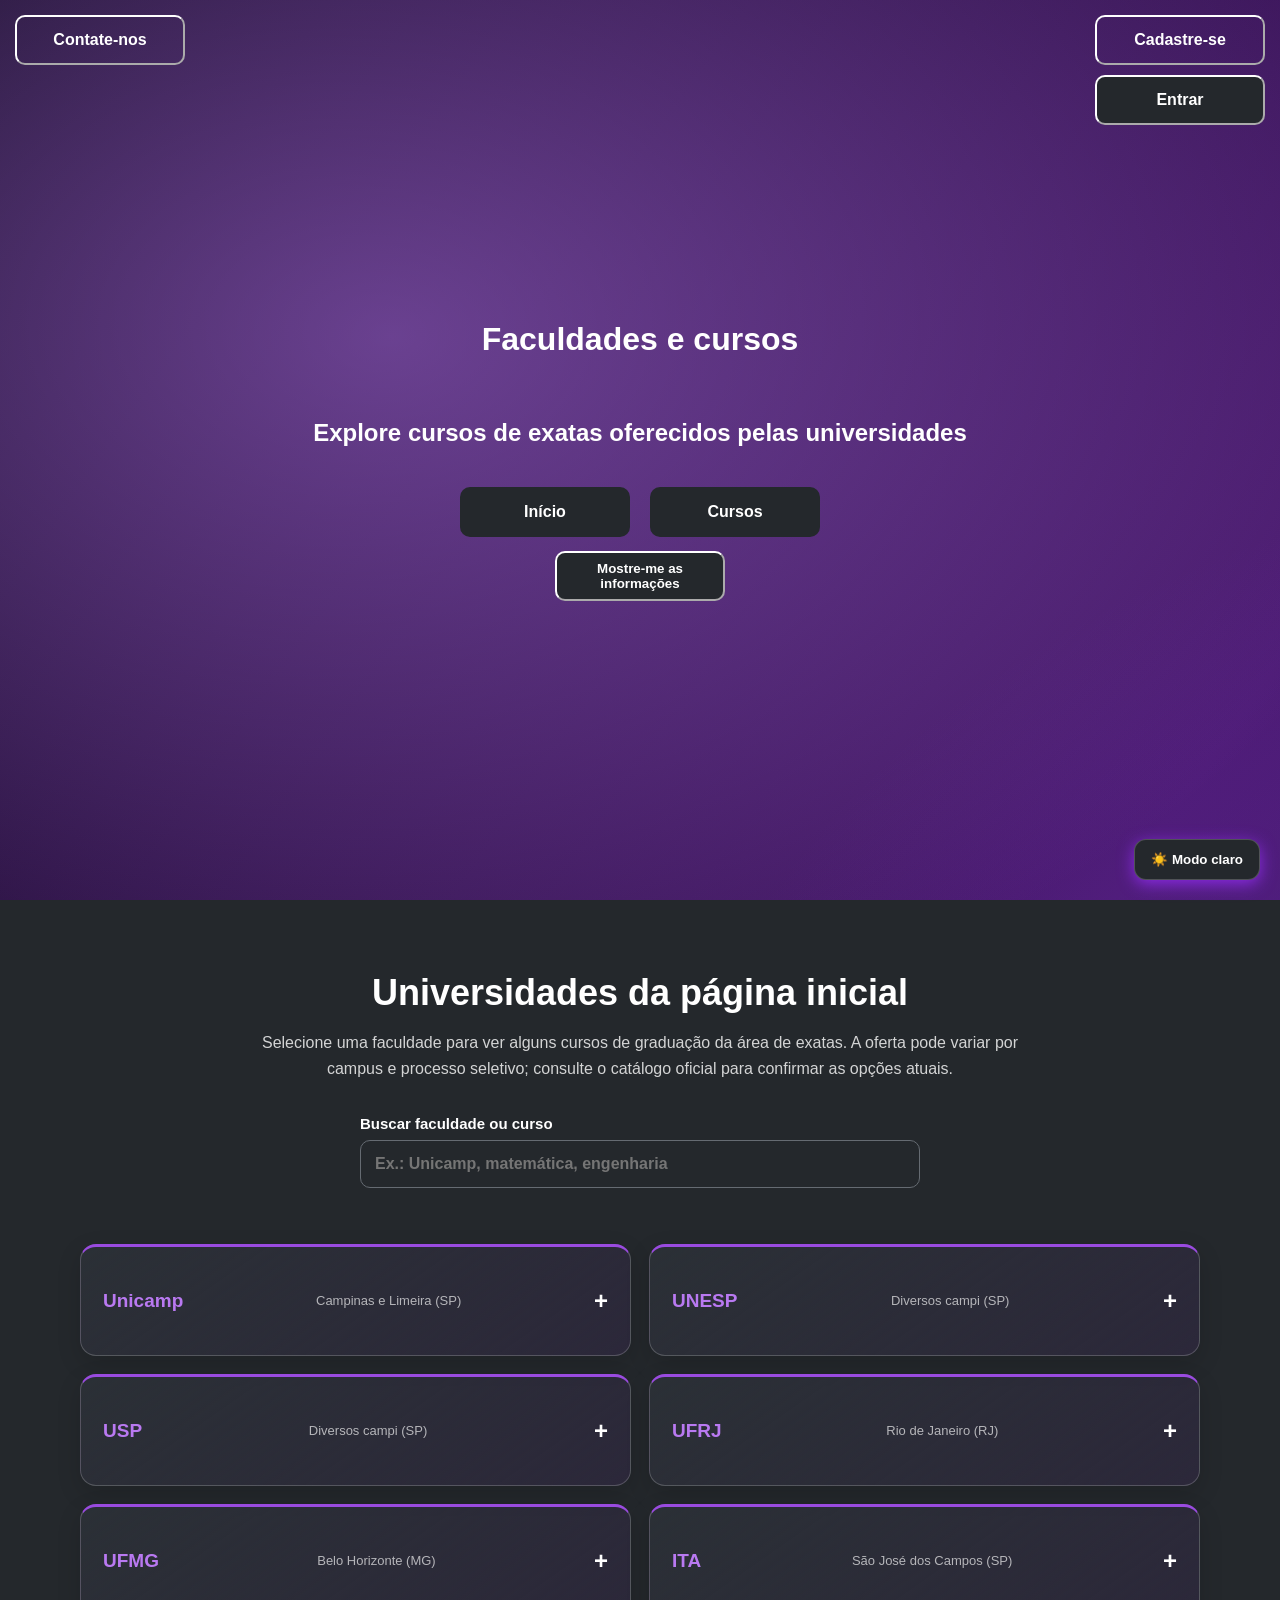
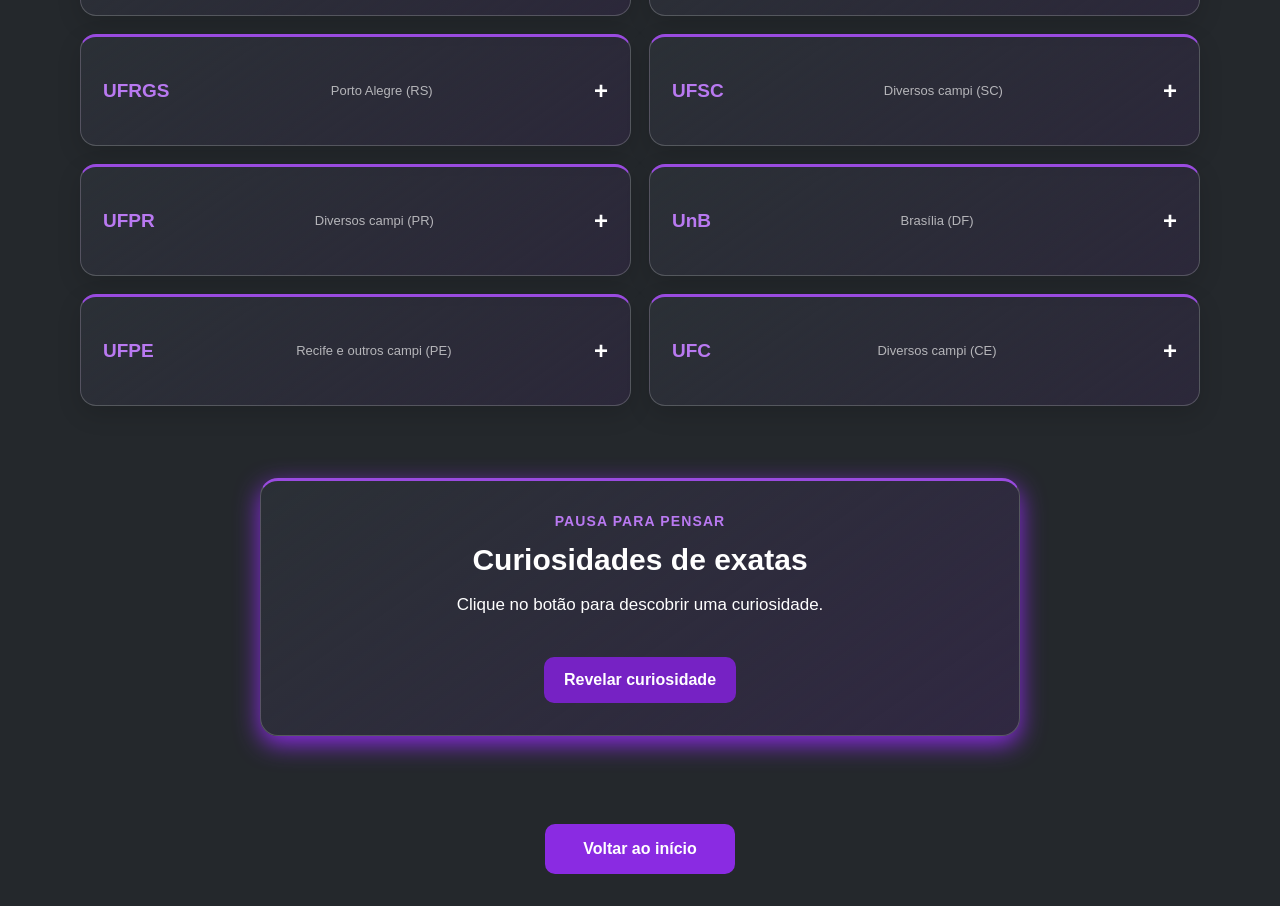
<file: informacoes.html>
<!--Informa ao navegador que o documento é um documento HTML-->
<!DOCTYPE html>
<html lang="pt-br">
<head>
    <!--Define a codificação de caracteres como UTF-8(Para que o usuário possa usar acentos, "ç", "£", etc)-->
    <meta charset="UTF-8">

    <!--Configura a janela de visualização do usuário para que se adapte a largura de seu dispositivo. Também define o zoom inicial como 100%(1.0)-->
    <meta name="viewport" content="width=device-width, initial-scale=1.0">

    <!--Título do site-->
    <title>Faculdades e cursos de exatas | ExatasNaHora</title>

    <!--Relaciona o HTML com o arquivo "style.css"-->
    <link rel="stylesheet" href="style.css">

    <!--Adiciona o favicon(imagem que fica ao lado do título do site)-->
    <link rel="shortcut icon" href="images/EXATAS-NA-HORA.ico" type="image/x-icon">
</head>
<body>
    <!--Botão para alterar modo-->
    <button class="btn-tema" type="button">☀️ Modo claro</button>
    <header class="inicio-informacoes">
        <h1>Faculdades e cursos</h1>
        <h2>Explore cursos de exatas oferecidos pelas universidades</h2>
        <!--Botões para ir para outras abas-->
        <button type="button" class="btn-para-login">Cadastre-se</button>
        <button type="button" class="btn-para-entrar">Entrar</button>
        <a class="link-contato-fixo btn-para-contato" href="contato.html">Contate-nos</a>
        <div class="acoes-inicio">
            <nav class="btns-inicio" aria-label="Navegação principal">
                <a href="index.html" class="btn-para-inicio">Início</a>
                <a href="cursos.html" class="btn-para-cursos">Cursos</a>
            </nav>
            <div class="btns-rolagem">
                <button onclick="rolarParaBaixo()" class="btn-para-lista-faculdades" type="button">Mostre-me as informações</button>
            </div>
        </div>
    </header>

    <!--Onde o botão de rolagem deve parar-->
    <div id="destino"></div>
    <!--Área de universidades e seus seguintes cursos-->
    <main class="informacoes-faculdades">
        <h2>Universidades da página inicial</h2>
        <p class="informacoes-introducao">Selecione uma faculdade para ver alguns cursos de graduação da área de exatas. A oferta pode variar por campus e processo seletivo; consulte o catálogo oficial para confirmar as opções atuais.</p>
        <div class="filtro-lista">
            <label for="filtro-faculdades-info">Buscar faculdade ou curso</label>
            <input id="filtro-faculdades-info" type="search" placeholder="Ex.: Unicamp, matemática, engenharia">
            <p class="filtro-resultado" id="resultado-faculdades-info" role="status" aria-live="polite"></p>
        </div>

        <!--Lista de cursos por cada faculdade-->
        <div class="lista-faculdades-info">

            <!--Lista de cursos da faculdade UNICAMP-->
            <details class="faculdade-info">
                <summary><span>Unicamp</span><span class="faculdade-local">Campinas e Limeira (SP)</span></summary>
                <div class="faculdade-info-conteudo">
                    <ul>
                        <li>Ciência da Computação</li><li>Engenharia Agrícola</li><li>Engenharia Ambiental</li>
                        <li>Engenharia Civil</li><li>Engenharia de Alimentos</li><li>Engenharia de Computação</li>
                        <li>Engenharia de Controle e Automação</li><li>Engenharia Elétrica</li><li>Engenharia Mecânica</li>
                        <li>Engenharia Química</li><li>Estatística</li><li>Física</li><li>Matemática</li><li>Química</li>
                    </ul>
                    <a href="https://www.dac.unicamp.br/portal/graduacao/cursos" target="_blank" rel="noopener noreferrer">Catálogo oficial de cursos da Unicamp</a>
                </div>
            </details>

            <!--Lista de cursos da faculdade UNESP-->
            <details class="faculdade-info">
                <summary><span>UNESP</span><span class="faculdade-local">Diversos campi (SP)</span></summary>
                <div class="faculdade-info-conteudo">
                    <ul>
                        <li>Ciência da Computação</li><li>Engenharia Ambiental</li><li>Engenharia Civil</li>
                        <li>Engenharia de Controle e Automação</li><li>Engenharia de Produção</li>
                        <li>Engenharia Elétrica</li><li>Engenharia Mecânica</li><li>Física</li><li>Matemática</li><li>Química</li>
                    </ul>
                    <a href="https://vestibular.unesp.br/" target="_blank" rel="noopener noreferrer">Cursos e ingresso na UNESP</a>
                </div>
            </details>
            
            <!--Lista de cursos da faculdade USP-->
            <details class="faculdade-info">
                <summary><span>USP</span><span class="faculdade-local">Diversos campi (SP)</span></summary>
                <div class="faculdade-info-conteudo">
                    <ul>
                        <li>Ciência da Computação</li><li>Engenharia Aeronáutica</li><li>Engenharia Civil</li>
                        <li>Engenharia de Computação</li><li>Engenharia de Produção</li><li>Engenharia Elétrica</li>
                        <li>Engenharia Mecânica</li><li>Engenharia Química</li><li>Estatística</li>
                        <li>Física</li><li>Matemática</li><li>Química</li>
                    </ul>
                    <a href="https://www5.usp.br/ensino/graduacao/" target="_blank" rel="noopener noreferrer">Graduação na USP</a>
                </div>
            </details>

            <!--Lista de cursos da faculdade UFRJ-->
            <details class="faculdade-info">
                <summary><span>UFRJ</span><span class="faculdade-local">Rio de Janeiro (RJ)</span></summary>
                <div class="faculdade-info-conteudo">
                    <ul>
                        <li>Ciência da Computação</li><li>Engenharia Civil</li><li>Engenharia de Computação e Informação</li>
                        <li>Engenharia Elétrica</li><li>Engenharia Mecânica</li><li>Engenharia Metalúrgica</li>
                        <li>Engenharia Naval e Oceânica</li><li>Engenharia de Petróleo</li><li>Engenharia de Produção</li>
                        <li>Engenharia Química</li><li>Física</li><li>Matemática</li><li>Química</li>
                    </ul>
                    <a href="https://acessograduacao.ufrj.br/" target="_blank" rel="noopener noreferrer">Acesso à graduação da UFRJ</a>
                </div>
            </details>

            <!--Lista de cursos da faculdade UFMG-->
            <details class="faculdade-info">
                <summary><span>UFMG</span><span class="faculdade-local">Belo Horizonte (MG)</span></summary>
                <div class="faculdade-info-conteudo">
                    <ul>
                        <li>Ciência da Computação</li><li>Engenharia Civil</li><li>Engenharia de Controle e Automação</li>
                        <li>Engenharia Elétrica</li><li>Engenharia Mecânica</li><li>Engenharia Metalúrgica</li>
                        <li>Engenharia de Minas</li><li>Engenharia de Produção</li><li>Engenharia Química</li>
                        <li>Estatística</li><li>Física</li><li>Matemática</li><li>Química</li>
                    </ul>
                    <a href="https://www.ufmg.br/prograd/" target="_blank" rel="noopener noreferrer">Pró-Reitoria de Graduação da UFMG</a>
                </div>
            </details>

            <!--Lista de cursos da faculdade ITA-->
            <details class="faculdade-info">
                <summary><span>ITA</span><span class="faculdade-local">São José dos Campos (SP)</span></summary>
                <div class="faculdade-info-conteudo">
                    <ul>
                        <li>Engenharia Aeronáutica</li><li>Engenharia Aeroespacial</li><li>Engenharia Civil-Aeronáutica</li>
                        <li>Engenharia de Computação</li><li>Engenharia Eletrônica</li><li>Engenharia Mecânica-Aeronáutica</li>
                    </ul>
                    <a href="https://www.ita.br/graduacao" target="_blank" rel="noopener noreferrer">Graduação no ITA</a>
                </div>
            </details>

            <!--Lista de cursos da faculdade UFRGS-->
            <details class="faculdade-info">
                <summary><span>UFRGS</span><span class="faculdade-local">Porto Alegre (RS)</span></summary>
                <div class="faculdade-info-conteudo">
                    <ul>
                        <li>Ciência da Computação</li><li>Engenharia Ambiental</li><li>Engenharia Civil</li>
                        <li>Engenharia de Computação</li><li>Engenharia de Materiais</li><li>Engenharia Elétrica</li>
                        <li>Engenharia Mecânica</li><li>Engenharia Química</li><li>Estatística</li>
                        <li>Física</li><li>Matemática</li><li>Química</li>
                    </ul>
                    <a href="https://www.ufrgs.br/coperse/" target="_blank" rel="noopener noreferrer">Ingresso e cursos na UFRGS</a>
                </div>
            </details>

            <!--Lista de cursos da faculdade UFSC-->
            <details class="faculdade-info">
                <summary><span>UFSC</span><span class="faculdade-local">Diversos campi (SC)</span></summary>
                <div class="faculdade-info-conteudo">
                    <ul>
                        <li>Ciência da Computação</li><li>Engenharia Civil</li><li>Engenharia de Controle e Automação</li>
                        <li>Engenharia de Materiais</li><li>Engenharia de Produção</li><li>Engenharia Elétrica</li>
                        <li>Engenharia Mecânica</li><li>Engenharia Química</li><li>Física</li><li>Matemática</li>
                        <li>Química</li><li>Sistemas de Informação</li>
                    </ul>
                    <a href="https://cagr.sistemas.ufsc.br/" target="_blank" rel="noopener noreferrer">Sistema de cursos de graduação da UFSC</a>
                </div>
            </details>

            <!--Lista de cursos da faculdade UFPR-->
            <details class="faculdade-info">
                <summary><span>UFPR</span><span class="faculdade-local">Diversos campi (PR)</span></summary>
                <div class="faculdade-info-conteudo">
                    <ul>
                        <li>Ciência da Computação</li><li>Engenharia Ambiental</li><li>Engenharia Cartográfica e de Agrimensura</li>
                        <li>Engenharia Civil</li><li>Engenharia de Bioprocessos e Biotecnologia</li>
                        <li>Engenharia Elétrica</li><li>Engenharia Mecânica</li><li>Engenharia Química</li>
                        <li>Engenharia de Produção</li><li>Física</li><li>Matemática</li><li>Química</li>
                    </ul>
                    <a href="https://www.prograd.ufpr.br/portal/" target="_blank" rel="noopener noreferrer">Pró-Reitoria de Graduação da UFPR</a>
                </div>
            </details>

            <!--Lista de cursos da faculdade UnB-->
            <details class="faculdade-info">
                <summary><span>UnB</span><span class="faculdade-local">Brasília (DF)</span></summary>
                <div class="faculdade-info-conteudo">
                    <ul>
                        <li>Ciência da Computação</li><li>Engenharia Ambiental</li><li>Engenharia Civil</li>
                        <li>Engenharia de Computação</li><li>Engenharia de Redes de Comunicação</li>
                        <li>Engenharia de Produção</li><li>Engenharia Elétrica</li><li>Engenharia Mecânica</li>
                        <li>Engenharia Mecatrônica</li><li>Engenharia Química</li><li>Estatística</li>
                        <li>Física</li><li>Matemática</li><li>Química</li>
                    </ul>
                    <a href="https://www.unb.br/graduacao/cursos" target="_blank" rel="noopener noreferrer">Lista de cursos da UnB</a>
                </div>
            </details>

            <!--Lista de cursos da faculdade UFPE-->
            <details class="faculdade-info">
                <summary><span>UFPE</span><span class="faculdade-local">Recife e outros campi (PE)</span></summary>
                <div class="faculdade-info-conteudo">
                    <ul>
                        <li>Ciência da Computação</li><li>Engenharia Civil</li><li>Engenharia da Computação</li>
                        <li>Engenharia de Controle e Automação</li><li>Engenharia de Materiais</li>
                        <li>Engenharia de Produção</li><li>Engenharia Elétrica</li><li>Engenharia Mecânica</li>
                        <li>Engenharia Química</li><li>Estatística</li><li>Física</li><li>Matemática</li><li>Química</li>
                    </ul>
                    <a href="https://www.ufpe.br/prograd" target="_blank" rel="noopener noreferrer">Pró-Reitoria de Graduação da UFPE</a>
                </div>
            </details>

            <!--Lista de cursos da faculdade UFC-->
            <details class="faculdade-info">
                <summary><span>UFC</span><span class="faculdade-local">Diversos campi (CE)</span></summary>
                <div class="faculdade-info-conteudo">
                    <ul>
                        <li>Ciência da Computação</li><li>Engenharia Ambiental</li><li>Engenharia Civil</li>
                        <li>Engenharia de Computação</li><li>Engenharia de Energias Renováveis</li>
                        <li>Engenharia de Produção</li><li>Engenharia Elétrica</li><li>Engenharia Mecânica</li>
                        <li>Engenharia Metalúrgica</li><li>Engenharia Química</li><li>Estatística</li>
                        <li>Física</li><li>Matemática</li><li>Química</li>
                    </ul>
                    <a href="https://prograd.ufc.br/pt/cursos-de-graduacao/" target="_blank" rel="noopener noreferrer">Cursos de graduação da UFC</a>
                </div>
            </details>
        </div>

        <!--Insight com curiosidades de exatas-->
        <section class="insight-exatas" aria-labelledby="titulo-insight">
            <p class="insight-etiqueta">Pausa para pensar</p>
            <h2 id="titulo-insight">Curiosidades de exatas</h2>
            <p class="insight-mensagem" id="mensagem-insight" aria-live="polite">Clique no botão para descobrir uma curiosidade.</p>
            <button class="btn-proximo-insight" id="btn-proximo-insight" type="button">Revelar curiosidade</button>
        </section>
    </main>

    <!--Botão para voltar à página inicial-->
    <footer class="fim-informacoes">
        <a href="index.html" class="btn-voltar-index">Voltar ao início</a>
    </footer>

    <!--Modal do cadastro-->
    <dialog class="modal-cadastro" aria-labelledby="titulo-cadastro">
        <div class="modal-cadastro-conteudo">
            <button class="modal-cadastro-fechar" type="button" aria-label="Fechar cadastro">&times;</button>
            <p class="modal-cadastro-destaque">ExatasNaHora</p>
            <h2 id="titulo-cadastro">Crie sua conta</h2>
            <p class="modal-cadastro-descricao">Preencha seus dados para começar.</p>

            <form class="formulario-cadastro" method="post">
                <!--Área de nome do cadastro-->
                <div class="campo-cadastro">
                    <label for="cadastro-nome">Nome</label>
                    <input type="text" id="cadastro-nome" name="nome" autocomplete="name" maxlength="120" placeholder="Seu nome completo" required>
                </div>
                <!--Área de email do cadastro-->
                <div class="campo-cadastro">
                    <label for="cadastro-email">E-mail</label>
                    <input type="email" id="cadastro-email" name="email" autocomplete="email" maxlength="254" placeholder="voce@exemplo.com" required>
                </div>
                <!--Área de escolha de faculdade do cadastro-->
                <div class="campo-cadastro">
                    <label for="cadastro-faculdade">Faculdade desejada</label>
                    <select id="cadastro-faculdade" name="faculdade" autocomplete="organization" required>
                        
                        <!--As opções de faculdades disponíveis-->
                        <option value="" selected disabled>Selecione uma faculdade</option>
                        <option value="Unicamp">Unicamp</option>
                        <option value="UNESP">UNESP</option>
                        <option value="USP">USP</option>
                        <option value="UFRJ">UFRJ</option>
                        <option value="UFMG">UFMG</option>
                        <option value="ITA">ITA</option>
                        <option value="UFRGS">UFRGS</option>
                        <option value="UFSC">UFSC</option>
                        <option value="UFPR">UFPR</option>
                        <option value="UnB">UnB</option>
                        <option value="UFPE">UFPE</option>
                        <option value="UFC">UFC</option>
                    </select>
                </div>
                <!--Área de escolha de cursos de acordo com a faculdade do cadastro-->
                <div class="campo-cadastro">
                    <label for="cadastro-curso">Curso desejado</label>
                    <select id="cadastro-curso" name="curso" required disabled>
                        <option value="" selected disabled>Selecione uma faculdade primeiro</option>
                    </select>
                </div>
                <!--Área de cadastro de senha-->
                <div class="campo-cadastro">
                    <label for="cadastro-senha">Senha</label>
                    <input type="password" id="cadastro-senha" name="senha" autocomplete="new-password" minlength="8" maxlength="72" placeholder="8 a 72 caracteres" required>
                </div>
                <!--Botão de enviar os dados para o banco de dados(de forma resumida é isso)-->
                <button class="btn-enviar-cadastro" type="submit">Criar conta</button>
                <p class="cadastro-aviso" role="status" aria-live="polite"></p>
            </form>
        </div>
    </dialog>

    <!--Modal do login-->
    <dialog class="modal-login" aria-labelledby="titulo-login">
        <div class="modal-cadastro-conteudo">
            <button class="modal-cadastro-fechar modal-login-fechar" type="button" aria-label="Fechar login">&times;</button>
            <p class="modal-cadastro-destaque">ExatasNaHora</p>
            <h2 id="titulo-login">Entrar</h2>
            <p class="modal-cadastro-descricao">Acesse sua conta para consultar seus dados cadastrados.</p>

            <!--Área dos campos-->
            <form class="formulario-login" method="post">
                <!--Área de digitar o e-mail cadastrado-->
                <div class="campo-cadastro">
                    <label for="login-email">E-mail</label>
                    <input type="email" id="login-email" name="email" autocomplete="username" placeholder="voce@exemplo.com" required>
                </div>
                <!--Área de digitar a senha cadastrada-->
                <div class="campo-cadastro">
                    <label for="login-senha">Senha</label>
                    <input type="password" id="login-senha" name="senha" autocomplete="current-password" placeholder="Digite sua senha" required>
                </div>
                <!--Botão de enviar os dados para o banco de dados(de forma resumida é isso)-->
                <button class="btn-enviar-cadastro" type="submit">Entrar</button>
                <p class="login-aviso" role="status" aria-live="polite"></p>
            </form>

            <!--Instruções ao usuário-->
            <p class="nota-autenticacao">Entre com o e-mail e a senha usados no cadastro.</p>
        </div>
    </dialog>

    <!--Relaciona o HTML com o arquivo "script.js"-->
    <script src="script.js"></script>
</body>
</html>
</file>
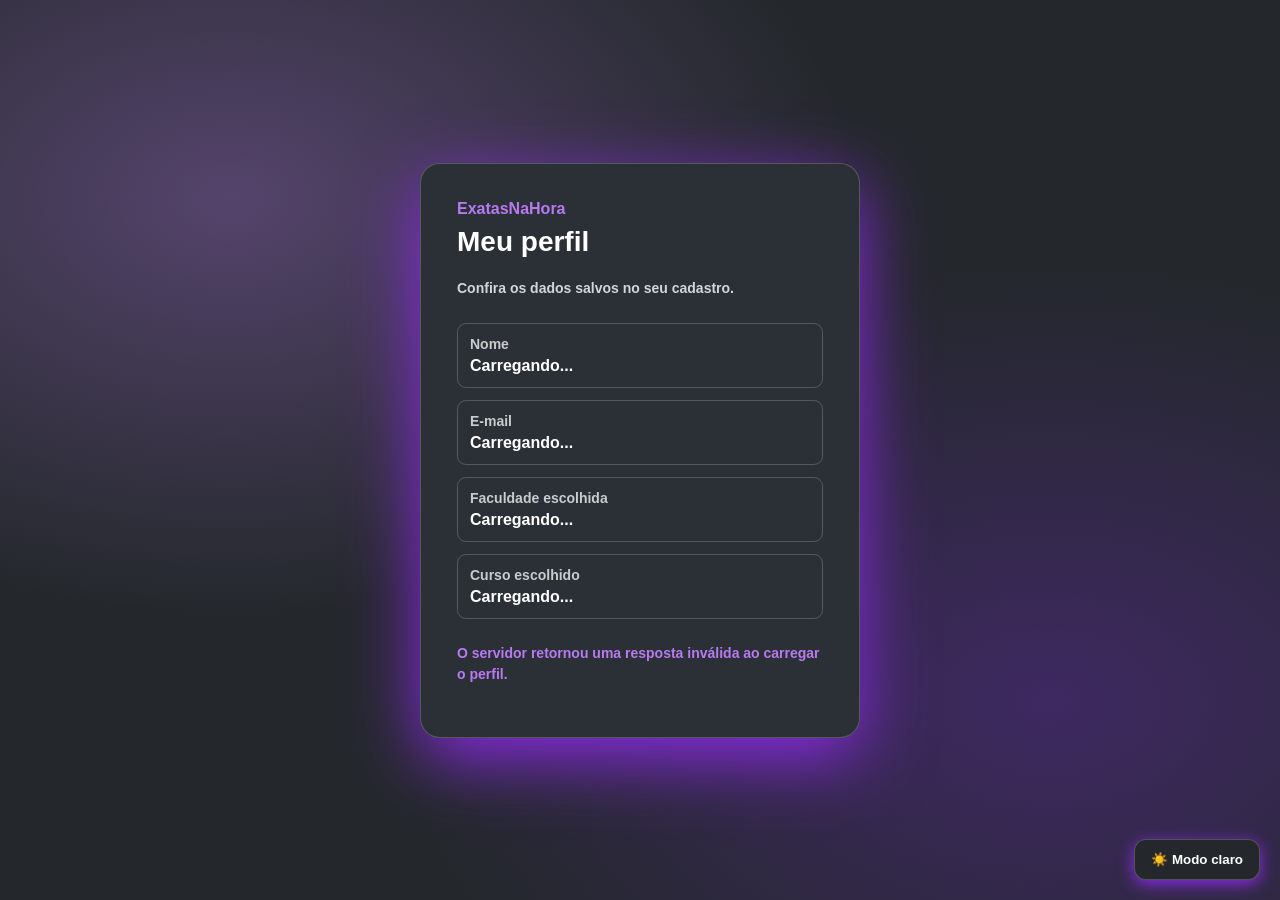
<file: perfil.html>
<!--ATENÇÃO, O PERFIL NÃO É PARA SER ACESSADO PARA OLHAR AS COISAS, POIS PODE SER QUE NÃO ENTENDA
    MAS O PROFESSOR PODE SIM PARA ANALISAR, ELE IRÁ ESTAR COMENTADO E FUNCIONAL, POIS É UM HTML 
    COMO QUALQUER OUTRO, ELE PODE GERAR DÚVIDAS POIS DEPENDE DE FATORES COMO O SITE ESTÁR NO XAMPP
    COM O APACHE E O MYSQL ATIVOS-->

    


<!--Informa ao navegador que o documento é um documento HTML-->
<!DOCTYPE html>
<html lang="pt-br">
<head>
    <!--Define a codificação de caracteres como UTF-8(Para que o usuário possa usar acentos, "ç", "£", etc)-->
    <meta charset="UTF-8">

    <!--Configura a janela de visualização do usuário para que se adapte a largura de seu dispositivo. Também define o zoom inicial como 100%(1.0)-->
    <meta name="viewport" content="width=device-width, initial-scale=1.0">

    <!--Título do site-->
    <title>Meu perfil | ExatasNaHora</title>

    <!--Relaciona o HTML com o arquivo "style.css"-->
    <link rel="stylesheet" href="style.css">

    <!--Adiciona o favicon(imagem que fica ao lado do título do site)-->
    <link rel="shortcut icon" href="images/EXATAS-NA-HORA.ico" type="image/x-icon">
</head>
<body>
    <!--Botão para alterar modo-->
    <button class="btn-tema" type="button">☀️ Modo claro</button>

    <main class="tela-autenticacao">

        <!--Apresentação da tela do perfil do usuário-->
        <section class="cartao-autenticacao cartao-perfil" aria-labelledby="titulo-perfil">
            <p class="modal-cadastro-destaque">ExatasNaHora</p>
            <h1 id="titulo-perfil">Meu perfil</h1>
            <p class="nota-autenticacao">Confira os dados salvos no seu cadastro.</p>

            <dl class="dados-perfil">
                <!--Nome do usuário de acordo com o dado do Banco de Dados-->
                <div>
                    <dt>Nome</dt>
                    <dd id="perfil-nome">Carregando...</dd>
                </div>
                <!--E-mail do usuário de acordo com o dado do Banco de Dados-->
                <div>
                    <dt>E-mail</dt>
                    <dd id="perfil-email">Carregando...</dd>
                </div>
                <!--Faculdade do usuário de acordo com o dado do Banco de Dados-->
                <div>
                    <dt>Faculdade escolhida</dt>
                    <dd id="perfil-faculdade">Carregando...</dd>
                </div>
                <!--Curso do usuário de acordo com o dado do Banco de dados-->
                <div>
                    <dt>Curso escolhido</dt>
                    <dd id="perfil-curso">Carregando...</dd>
                </div>
            </dl>
            <!--Botçao para o usuário sair da conta e voltar para a tela inicial-->
            <p class="perfil-aviso" role="status" aria-live="polite"></p>
            <button class="btn-enviar-cadastro btn-sair" type="button" hidden>Sair da conta</button>
        </section>
    </main>

    <!--Relaciona o HTML com o arquivo "script.js"-->
    <script src="script.js"></script>
</body>
</html>
</file>
<file: style.css>
/* Elemento raiz da página*/
:root {
    /* Declaração de variáveis globais de CSS*/
    color-scheme: dark;
    --cor-fundo: rgb(36, 40, 44);
    --cor-texto: #ffffff;
    --cor-superficie: #2b3036;
    --cor-borda: rgba(255, 255, 255, 0.2);
    --cor-sombra: blueviolet;
    --cor-sombra-hover: rgb(83, 26, 136);
    --cor-input-fundo: rgb(36, 40, 44);
    --cor-input-texto: #ffffff;
    --cor-borda-input: #656b72;
    --cor-fundo-botao: rgb(36, 40, 44);
}
/* Substitui as variáveis de cores quando o tema claro está ativo no site*/
html[data-tema="claro"] {
    color-scheme: light;
    --cor-fundo: #f4f1f8;
    --cor-texto: #27232d;
    --cor-superficie: #ffffff;
    --cor-borda: rgba(54, 39, 70, 0.2);
    --cor-sombra: rgba(94, 45, 143, 0.22);
    --cor-sombra-hover: rgba(83, 26, 136, 0.35);
    --cor-input-fundo: #ffffff;
    --cor-input-texto: #27232d;
    --cor-borda-input: #b9afc5;
    --cor-fundo-botao: #3b254c;
}

/* Todos os elementos*/
*{
    /* Ordem das fontes que irá ser usado no site*/
    font-family: 'Franklin Gothic Medium', 'Arial Narrow', Arial, sans-serif;
    /* Deixa todos os elementos em negrito*/
    font-weight: bold;
}
body{
    /* Define a margem como 0 */
    margin: 0;
    /* Manifesta uma transição*/
    transition: background-color 0.25s ease, color 0.25s ease;
    /* Define a cor de fundo*/
    background-color: var(--cor-fundo);
    /* Define a cor do texto*/
    color: var(--cor-texto);
}
.inicio-index,
.inicio-cursos,
.inicio-contato,
.inicio-informacoes{
    
    /* Define a largura*/
    width: 100vw;

    /* Altura de 100vh*/
    /* Define a altura*/
    /* Define a altura*/
    height: 100vh;
    /* Defiine o plano de fundo de um elemento*/
    background:
        radial-gradient(ellipse at 18% 22%, rgba(196, 132, 255, 0.42), transparent 42%),
        radial-gradient(ellipse at 82% 78%, rgba(111, 42, 196, 0.5), transparent 44%),
        linear-gradient(125deg, #160b26 0%, #4b1b70 38%, #26113d 72%, #100a1c 100%);
    /* Define o tamanho do fumdo*/
    background-size: 170% 170%, 170% 170%, 240% 240%;
    /* Define uma animação*/
    animation: moverGradiente 13s cubic-bezier(0.45, 0, 0.55, 1) infinite;
}
@keyframes moverGradiente{
    0%, 100% {
        /* Define a posição do fundo*/
        background-position: 0% 50%, 100% 50%, 0% 50%;
    }
    50% {
        /* Define a posição do fundo*/
        background-position: 100% 50%, 0% 50%, 100% 50%;
    }
}
/*-------------------------------------------------------INICIO E FIM-------------------------------------------------------*/
.inicio-index,
.inicio-cursos,
.inicio-contato,
.inicio-informacoes{
    /* Define o display como flex*/
    display: flex;
    /* Alinha os itens ao centro na horizontal e vertical*/
    align-items: center;
    justify-content: center;
    /* Define a direção em colunas*/
    flex-direction: column;
    /*Espaçamento os entre os elementos filhos*/
    gap: 20px;
    /* Ordem das fontes que irá ser usado no site*/
    font-family: 'Franklin Gothic Medium', 'Arial Narrow', Arial, sans-serif;

    /* Faz com que o inicio roxo ocupe toda a tela*/
    width: 100%;
    /* Define a altura mínima*/
    min-height: 100vh;
    
    /* Define a cor de fundo*/
    background-color: #160b26;
}
.inicio-index h1,
.inicio-index h2,
.inicio-cursos h1,
.inicio-cursos h2,
.inicio-contato h1,
.inicio-contato h2,
.inicio-informacoes h1,
.inicio-informacoes h2{
    /* Define a cor do texto*/
    color: white
}

.fim-index,
.fim-cursos,
.fim-contato{
    /* Define o display como flex*/
    display: flex;
    /* Alinha os itens ao centro na horizontal e vertical*/
    align-items: center;
    justify-content: center;
    /* Define a margin superior*/
    margin-top: 250px;
    /* Define a margin inferior*/
    margin-bottom: 25px;
}

/*--------------------------------------------------------------------------------------------------------------------------*/


/*-------------------------------------------------------BOTÕES-------------------------------------------------------*/
button{
    /* Define a cor do texto*/
    color: #ffffff;
}
.btns-inicio{
    /* Define o display como flex*/
    display: flex;
    /* Define a largura*/
    width: 100%;
    /* Inclui o padding e a borda no valor total do tamanho do elemento*/
    box-sizing: border-box;
    flex-wrap: wrap;
    justify-content: center;
    /*Espaçamento os entre os elementos filhos*/
    gap: 20px;
}
.acoes-inicio {
    /* Define o display como flex*/
    display: flex;
    /* Define a largura*/
    width: 100%;
    /* Inclui o padding e a borda no valor total do tamanho do elemento*/
    box-sizing: border-box;
    /* Define a direção em colunas*/
    flex-direction: column;
    align-items: center;
    /*Espaçamento os entre os elementos filhos*/
    gap: 14px;
}
.btns-rolagem {
    /* Define o display como flex*/
    display: flex;
    /* Define a largura*/
    width: 100%;
    /* Inclui o padding e a borda no valor total do tamanho do elemento*/
    box-sizing: border-box;
    justify-content: center;
}

.btns-fim{
    /* Define o display como flex*/
    display: flex;
    /* Define a largura*/
    width: 100%;
    justify-content: center;
    /*Espaçamento os entre os elementos filhos*/
    gap: 16px;
}

.btns-inicio a,
.btns-inicio button,
.btns-rolagem button,
.btns-fim a,
.btns-fim button,
.btn-para-login,
.btn-para-entrar,
.link-contato-fixo{
    /* Define a largura*/
    width: 170px;
    /* Define a altura*/
    /* Define a altura*/
    height: 50px;
    /* Arredonda a circunferência das bordas*/
    border-radius: 10px;
}

.btns-inicio a,
.btns-fim a,
.link-contato-fixo{
    /* Define o display como inline-flex*/
    display: inline-flex;
    /* Inclui o padding e a borda no valor total do tamanho do elemento*/
    box-sizing: border-box;
    /* Alinha os itens ao centro na horizontal e vertical*/
    align-items: center;
    justify-content: center;
    /* Alinha o texto ao centro*/
    text-align: center;
}

.btn-para-lista-faculdades,
.btn-para-lista-cursos,
.btn-para-lista-contato,
.btn-para-inicio,
.btn-para-cursos,
.btn-para-informacoes,
.btn-para-github{
    /* Define a cor do texto*/
    color: #ffffff;
    /* Define a cor de fundo*/
    background-color: var(--cor-fundo-botao);
}

.btn-conheca-cursos,
.btn-voltar-index{
    /* Define o display como inline-flex*/
    display: inline-flex;
    /* Alinha os itens ao centro na horizontal e vertical*/
    align-items: center;
    justify-content: center;
    /* Define a cor do texto*/
    color: #ffffff;
    /* Define a cor de fundo*/
    background-color: #8a2be2;
    /* Alinha o texto ao centro*/
    text-align: center;
    /* Declara que não tem decoração no texto*/
    text-decoration: none;
}
.btn-para-login,
.btn-para-contato{
    /* Define a cor de fundo*/
    background-color: transparent;
    /* Define a cor do texto*/
    color: var(--cor-input-texto);
}

.btn-para-login,
.btn-para-entrar,
.link-contato-fixo{
    /* Define configurações à fonte*/
    font: inherit;
}

.btn-para-login{
    /* Define a posição*/
    position: fixed;
    /* Define a distância em relação ao topo*/
    top: 15px;
    /* Define a distância em relação à direita*/
    right: 15px;
    /* Define a ordem de sobreposição(camadas) de um elemento*/
    z-index: 10;
}
.link-contato-fixo {
    /* Define a posição*/
    position: fixed;
    /* Define a distância em relação ao topo*/
    top: 15px;
    /* Define a distância em relação à esquerda*/
    left: 15px;
    /* Define a ordem de sobreposição(camadas) de um elemento*/
    z-index: 10;
    /* Adiciona uma borda*/
    border: 2px outset buttonborder;
}
.btn-para-entrar {
    /* Define a posição*/
    position: fixed;
    /* Define a distância em relação ao topo*/
    top: 75px;
    /* Define a distância em relação à direita*/
    right: 15px;
    /* Define a ordem de sobreposição(camadas) de um elemento*/
    z-index: 10;
    /* Define a cor do texto*/
    color: #ffffff;
    /* Define a cor de fundo*/
    background-color: var(--cor-fundo-botao);
}
.btn-para-entrar:hover {
    /* Define a cor de fundo*/
    background-color: #7622c4;
}
.btn-para-lista-faculdades:hover,
.btn-para-lista-cursos:hover,
.btn-para-lista-contato:hover,
.btn-para-inicio:hover,
.btn-para-cursos:hover,
.btn-para-informacoes:hover,
.btn-para-github:hover,
.btn-para-login:hover,
.btn-para-contato:hover,
.btn-conheca-cursos:hover,
.btn-voltar-index:hover{
    /* Define uma transformação*/
    transform: translateY(-10px);
    /* Manifesta uma transição*/
    transition: 1.5s;
}
.btns-inicio a:focus-visible,
.btns-fim a:focus-visible,
.link-contato-fixo:focus-visible{
    /* Define um contorno externamente dando destaque ao redor do elemento*/
    outline: 2px solid #b979f1;
    /* Define a distância entre a borda do elemento e o contorno externo*/
    outline-offset: 3px;
}
/*--------------------------------------------------------------------------------------------------------------------*/

/*-------------------------------------------------------Cards-------------------------------------------------------*/
.seçao-faculdades h2,
.cursos h2{
    /* Define a margin superior*/
    margin-top: 10% ;
    /* Define a margin inferior*/
    margin-bottom: 20%;
    /* Alinha o texto ao centro*/
    text-align: center;
    /* Define a direção em colunas*/
    flex-direction: column;  
}

.div-faculdades,
.div-cursos{
    /* Define o display como flex*/
    display: flex;
    /* Alinha os itens ao centro na horizontal e vertical*/
    align-items: center;
    justify-content: center;
    /* Define a direção em linhas*/
    flex-direction: row;
    /*Espaçamento os entre os elementos filhos*/
    gap: 200px;
    /*Faz com que ocorra a quebra dos cards quando não cabe mais um sem ter que alterar os outros*/
    flex-wrap: wrap;
}
.div-cards-faculdades,
.div-cards-cursos{
    /* Define o display como flex*/
    display: flex;
    /* Alinha os itens ao centro na horizontal e vertical*/
    align-items: center;
    justify-content: center;
    /* Define a direção em colunas*/
    flex-direction: column;
    /* Adiciona uma borda*/
    /* Adiciona uma borda*/
    border: 2.5px solid var(--cor-borda);
    /* Define a sombra do elemento*/
    box-shadow: 0px 8px 24px var(--cor-sombra);
    /* Define a cor de fundo*/
    background-color: var(--cor-superficie);
    /* Define a altura*/
    height: 250px;
    /* Define a largura*/
    width: 20%;
    /* Arredonda a circunferência das bordas*/
    border-radius: 20px;
}
.div-cards-faculdades:hover,
.div-cards-cursos:hover,
.contato-apps:hover{
   /* Define uma transformação*/
   transform: translateY(-10px);
   /* Manifesta uma transição*/
   transition: 0.7s;
   /* Define a sombra do elemento*/
   box-shadow: 20px 8px 24px rgb(83, 26, 136);
   /* Define a sombra do elemento*/
   box-shadow: 20px 8px 24px var(--cor-sombra-hover);

}

.curso-card-abrir {
    /* Define o display como flex*/
    display: flex;
    /* Define a largura*/
    width: 100%;
    /* Define a altura*/
    height: 100%;
    /* Define o espaçamento interno(padding)*/
    padding: 20px;
    /* Define a direção em colunas*/
    flex-direction: column;
    /* Alinha os itens ao centro na horizontal e vertical*/
    align-items: center;
    justify-content: center;
    /*Espaçamento os entre os elementos filhos*/
    gap: 12px;
    /* Define a cor do texto*/
    color: var(--cor-texto);
    /* Defiine o plano de fundo de um elemento*/
    background: transparent;
    /* Remove qualquer borda*/
    border: 0;
    /* Arredonda a circunferência das bordas*/
    border-radius: inherit;
    /* Define o cursor da seguinte forma*/
    cursor: pointer;
    /* Define configurações à fonte*/
    font: inherit;
}
.curso-card-abrir p {
    /* Define a margem como 0 */
    margin: 0;
    /* Alinha o texto ao centro*/
    text-align: center;
}
.curso-card-abrir .curso-titulo {
    /* Define o tamanho da fonte com esse valor*/
    font-size: 18px;
    line-height: 1.3;
}
.curso-card-abrir .curso-descricao {
    /* Define a opacidade*/
    opacity: 0.75;
    /* Define o tamanho da fonte com esse valor*/
    font-size: 14px;
    font-weight: normal;
    line-height: 1.5;
}
.curso-card-abrir:hover {
    /* Define a cor do texto*/
    color: #c99af1;
}
.curso-card-abrir:focus-visible,
.confirmacao-curso button:focus-visible,
.btn-remover-curso:focus-visible {
    /* Define um contorno externamente dando destaque ao redor do elemento*/
    outline: 2px solid #b979f1;
    /* Define a distância entre a borda do elemento e o contorno externo*/
    outline-offset: 3px;
}
.confirmacao-curso {
    /* Define o display como flex*/
    display: flex;
    /* Define a altura*/
    height: 100%;
    /* Define o espaçamento interno(padding)*/
    padding: 20px;
    /* Define a direção em colunas*/
    flex-direction: column;
    /* Alinha os itens ao centro na horizontal e vertical*/
    align-items: center;
    justify-content: center;
    /*Espaçamento os entre os elementos filhos*/
    gap: 12px;
    /* Alinha o texto ao centro*/
    text-align: center;
}
.confirmacao-curso[hidden] {
    /* Define o display como nenhum*/
    display: none;
}
.confirmacao-curso p {
    /* Define a margem*/
    margin: 0 0 8px;
}
.confirmacao-curso button,
.btn-remover-curso {
    /* Define a altura mínima*/
    min-height: 38px;
    /* Define o espaçamento interno(padding)*/
    padding: 8px 14px;
    /* Adiciona uma borda*/
    border: 1px solid var(--cor-borda);
    /* Arredonda a circunferência das bordas*/
    border-radius: 9px;
    /* Define o cursor da seguinte forma*/
    cursor: pointer;
    /* Define configurações à fonte*/
    font: inherit;
}
.btn-adicionar-curso {
    /* Define a cor do texto*/
    color: #ffffff;
    /* Define a cor de fundo*/
    background-color: #7622c4;
}
.btn-cancelar-curso,
.btn-remover-curso {
    /* Define a cor do texto*/
    color: #ffffff;
    /* Define a cor de fundo*/
    background-color: var(--cor-fundo-botao);
}
.lista-cursos-salvos {
    /* Define a largura*/
    width: min(900px, calc(100% - 40px));
    /* Define a margem*/
    margin: 100px auto 0;
    /* Define o espaçamento interno(padding)*/
    padding: 24px;
    /* Define a cor do texto*/
    color: var(--cor-texto);
    /* Define a cor de fundo*/
    background-color: var(--cor-superficie);
    /* Adiciona uma borda*/
    border: 1px solid var(--cor-borda);
    /* Arredonda a circunferência das bordas*/
    border-radius: 18px;
    /* Define a sombra do elemento*/
    box-shadow: 0 8px 24px var(--cor-sombra);
}
.lista-cursos-salvos h2 {
    /* Define a margem*/
    margin: 0 0 18px;
}
.lista-cursos-vazia,
.lista-cursos-aviso {
    /* Define a margem como 0 */
    margin: 0;
}
.lista-cursos-itens {
    /* Define o display como grid*/
    display: grid;
    /*Espaçamento os entre os elementos filhos*/
    gap: 10px;
    /* Define a margem como 0 */
    margin: 0;
    /* Define o espaçamento interno(padding)*/
    padding: 0;
    list-style: none;
}
.lista-cursos-itens li {
    /* Define o display como flex*/
    display: flex;
    /* Define a altura mínima*/
    min-height: 48px;
    /* Define a margem como 0 */
    margin: 0;
    /* Define o espaçamento interno(padding)*/
    padding: 8px 12px;
    align-items: center;
    /* Distribui os itens horizontalmente com espaçamento igual entre cada item*/
    justify-content: space-between;
    /*Espaçamento os entre os elementos filhos*/
    gap: 16px;
    /* Define a cor de fundo*/
    background-color: var(--cor-input-fundo);
    /* Adiciona uma borda*/
    border: 1px solid var(--cor-borda);
    /* Arredonda a circunferência das bordas*/
    border-radius: 10px;
}
.lista-cursos-aviso:not(:empty) {
    /* Define a margin superior*/
    margin-top: 12px;
    /* Define a cor do texto*/
    color: #b979f1;
}
/* Para responsividade em celulares*/
@media (max-width: 600px) {
    .lista-cursos-salvos {
        /* Inclui o padding e a borda no valor total do tamanho do elemento*/
        box-sizing: border-box;
        /* Define o espaçamento interno(padding)*/
        padding: 18px;
    }
}

/*--------------------------------------------------------------------------------------------------------------------*/
.contato{
    /* Define o display como flex*/
    display: flex;
    /* Define a direção em colunas*/
    flex-direction: column;
    /* Define a altura*/
    height: auto;
    /* Define a largura*/
    width: min(500px, calc(100% - 32px));
    /* Inclui o padding e a borda no valor total do tamanho do elemento*/
    box-sizing: border-box;
    /* Margem superior 30%, esquerda e direita automática(para centralizar) e inferior 30%*/
    margin: 10% auto 10%;

}
.contato:hover{
    /* Manifesta uma transição*/
    transition: 1.5s;
}
.contato ul{
    /* Define o display como flex*/
    display: flex;
    /* Define a margem como 0 */
    margin: 0;
    /* Define o espaçamento interno(padding)*/
    padding: 0;
    /* Define a direção em colunas*/
    flex-direction: column;
    /*Espaçamento os entre os elementos filhos*/
    gap: 20px;
    list-style: none;
}
.contato li{
    /* Define a margem como 0 */
    margin: 0;
}
.contato-apps{
    /* Define o display como flex*/
    display: flex;
    /* Define a altura*/
    height: auto;
    /* Define a largura*/
    width: 100%;
    align-items: center;
    /*Espaçamento os entre os elementos filhos*/
    gap: 16px;
    /* Define o cursor da seguinte forma*/
    cursor: pointer;
    /* Define a direção em linhas*/
    flex-direction: row;
    /* Define a cor do texto*/
    color: white;
    /* Define a cor do texto*/
    color: var(--cor-texto);
    /* Arredonda a circunferência das bordas*/
    border-radius: 25px;
}
label{
    /* Define o display como inline-block*/
    display: inline-block;
    /* Define a margem como 0 */
    margin: 0;
    /* Define o tamanho da fonte com esse valor*/
    font-size: 16px;
}
input{
    /* Inclui o padding e a borda no valor total do tamanho do elemento*/
    box-sizing: border-box;
    /* Define a largura*/
    width: min(700px, 100%);
    /* Define a altura*/
    height: 50px;
    /*Espaçamento os entre os elementos filhos*/
    gap: 20px;
    /* Define a cor do texto*/
    color: var(--cor-input-texto);
    /* Define a cor de fundo*/
    background-color: var(--cor-input-fundo);
    /* Adiciona uma borda*/
    border: 1px solid var(--cor-borda-input);
    /* Arredonda a circunferência das bordas*/
    border-radius: 25px;
}
input:focus{
    /* Manifesta uma transição*/
    transition: 1s;
    /* Define uma transformação*/
    transform: translateY(-10px);
    /* Define a cor de fundo*/
    background-color: #8a2be2;
}
input:focus::placeholder{
    /* Define a cor do texto*/
    color: white;
}
a{
    /* Declara que não tem decoração no texto*/
    text-decoration: none;
}
.descricao{
    /* Inclui o padding e a borda no valor total do tamanho do elemento*/
    box-sizing: border-box;
    /* Define a largura*/
    width: min(700px, 100%);
    /* Define a altura mínima*/
    min-height: 200px;
    /* Define o espaçamento interno(padding)*/
    padding: 16px;
    /* Define a cor do texto*/
    color: var(--cor-input-texto);
    /* Define a cor de fundo*/
    background-color: var(--cor-input-fundo);
    /* Adiciona uma borda*/
    border: 1px solid var(--cor-borda-input);
    /* Arredonda a circunferência das bordas*/
    border-radius: 25px;
    /* Define configurações à fonte*/
    font: inherit;
    resize: vertical;
}
.enviar-suporte{
    /* Define a cor de fundo*/
    background-color: #8a2be2;
    /* Define a altura*/
    height: 50px;
    /* Define a largura*/
    width: 100px;
    /* Define o cursor da seguinte forma*/
    cursor: pointer;
}
.enviar-suporte:hover{
    /* Define a cor de fundo*/
    background-color: #892be2a3;
}
.img-icons{
    /* Define a largura*/
    width: 100px;
    /* Define a altura*/
    height: 100px;
    flex: 0 0 100px;

}
.p-icons{
    /* Define o display como flex*/
    display: flex;
    align-items: center;
    flex: 1;
    /* Define a margem como 0 */
    margin: 0;
    /* Define o tamanho da fonte com esse valor*/
    font-size: large;
}
.suporte{
    /* Define o display como flex*/
    display: flex;
    /* Define a largura*/
    width: min(700px, calc(100% - 32px));
    /* Define a margem*/
    margin: 0 auto;
    align-items: stretch;
    /*Espaçamento os entre os elementos filhos*/
    gap: 20px;
    /* Define a direção em colunas*/
    flex-direction: column;
}
.campo-grupo{
    /* Define o display como flex*/
    display: flex;
    /* Define a largura*/
    width: 100%;
    /* Define a direção em colunas*/
    flex-direction: column;
    /*Espaçamento os entre os elementos filhos*/
    gap: 8px;
}
.suporte label{
    /* Define a largura*/
    width: auto;
}
.suporte input,
.suporte textarea{
    /* Define a largura máxima*/
    max-width: 100%;
}
.suporte input:focus,
.suporte textarea:focus{
    /* Define uma transformação*/
    transform: none;
    /* Define a cor de fundo*/
    background-color: var(--cor-input-fundo);
    /* Define um contorno externamente dando destaque ao redor do elemento*/
    outline: 2px solid #8a2be2;
    /* Define a distância entre a borda do elemento e o contorno externo*/
    outline-offset: 1px;
}
.suporte input:focus::placeholder,
.suporte textarea:focus::placeholder{
    /* Define a cor do texto*/
    color: var(--cor-input-texto);
}
.suporte-aviso:not(:empty){
    /* Define a margem como 0 */
    margin: 0;
    /* Define a cor do texto*/
    color: #b979f1;
}
.h1-suportecontato{
    /* Alinha o texto ao centro*/
    text-align: center;
    /* Define a margin superior*/
    margin-top: 250px;
}

.btn-tema {
    /* Define a posição*/
    position: fixed;
    /* Define a distância em relação à direita*/
    right: 20px;
    /* Define a distância em relação à base*/
    bottom: 20px;
    /* Define a ordem de sobreposição(camadas) de um elemento*/
    z-index: 1000;
    /* Define o espaçamento interno(padding)*/
    padding: 12px 16px;
    /* Adiciona uma borda*/
    border: 1px solid var(--cor-borda);
    /* Arredonda a circunferência das bordas*/
    border-radius: 12px;
    /* Define a cor de fundo*/
    background-color: var(--cor-fundo-botao);
    /* Define a cor do texto*/
    color: #ffffff;
    /* Define a sombra do elemento*/
    box-shadow: 0 4px 16px var(--cor-sombra);
    /* Define o cursor da seguinte forma*/
    cursor: pointer;
    /* Manifesta uma transição*/
    transition: background-color 0.25s ease, color 0.25s ease, transform 0.2s ease;
}
.btn-tema:hover {
    /* Define uma transformação*/
    transform: translateY(-3px);
}

.modal-cadastro,
.modal-login {
    /* Define a largura*/
    width: min(440px, calc(100% - 40px));
    /* Define a altura máxima*/
    max-height: calc(100% - 40px);
    /* Define o espaçamento interno(padding)*/
    padding: 0;
    overflow-y: auto;
    /* Define a cor do texto*/
    color: var(--cor-texto);
    /* Define a cor de fundo*/
    background-color: var(--cor-superficie);
    /* Adiciona uma borda*/
    border: 1px solid var(--cor-borda);
    /* Arredonda a circunferência das bordas*/
    border-radius: 20px;
    /* Define a sombra do elemento*/
    box-shadow: 0 20px 70px rgba(0, 0, 0, 0.45);
}
.modal-cadastro::backdrop,
.modal-login::backdrop {
    /* Defiine o plano de fundo de um elemento*/
    background: rgba(13, 9, 20, 0.62);
    /* Aplica efeitos visuais na área atrás do elemento semitransparente*/
    backdrop-filter: blur(7px);
}
.modal-boas-vindas {
    /* Inclui o padding e a borda no valor total do tamanho do elemento*/
    box-sizing: border-box;
    /* Define a largura*/
    width: min(520px, calc(100% - 32px));
    /* Define o espaçamento interno(padding)*/
    padding: 0;
    /* Controla o que acontece com um elemento quando o conteúdo interno dele é maior do que a
    largura ou altura definida para a caixa dele*/
    overflow: hidden;
    /* Define a cor do texto*/
    color: var(--cor-texto);
    /* Defiine o plano de fundo de um elemento*/
    background: linear-gradient(145deg, var(--cor-superficie), rgba(91, 28, 145, 0.96));
    /* Adiciona uma borda*/
    border: 1px solid rgba(201, 154, 241, 0.55);
    /* Arredonda a circunferência das bordas*/
    border-radius: 24px;
    /* Define a sombra do elemento*/
    box-shadow: 0 24px 80px rgba(89, 29, 143, 0.48), 0 0 30px rgba(185, 121, 241, 0.25);
}
.modal-boas-vindas::backdrop {
    /* Defiine o plano de fundo de um elemento*/
    background: rgba(15, 7, 24, 0.72);
    /* Aplica efeitos visuais na área atrás do elemento semitransparente*/
    backdrop-filter: blur(8px);
}
.modal-boas-vindas[open] {
    /* Define uma animação*/
    animation: entradaBoasVindas 0.45s cubic-bezier(0.2, 0.8, 0.2, 1) both;
}
@keyframes entradaBoasVindas {
    from {
        /* Define a opacidade*/
        opacity: 0;
        /* Define uma transformação*/
        transform: translateY(18px) scale(0.96);
    }
    to {
        /* Define a opacidade*/
        opacity: 1;
        /* Define uma transformação*/
        transform: translateY(0) scale(1);
    }
}
.modal-boas-vindas-conteudo {
    /* Define a posição*/
    position: relative;
    /* Define o espaçamento interno(padding)*/
    padding: 48px 38px 36px;
    /* Alinha o texto ao centro*/
    text-align: center;
}
.modal-boas-vindas-fechar {
    /* Define a posição*/
    position: absolute;
    /* Define a distância em relação ao topo*/
    top: 14px;
    /* Define a distância em relação à direita*/
    right: 14px;
    /* Define a largura*/
    width: 36px;
    /* Define a altura*/
    height: 36px;
    /* Define o espaçamento interno(padding)*/
    padding: 0;
    /* Define a cor do texto*/
    color: #ffffff;
    /* Defiine o plano de fundo de um elemento*/
    background: rgba(255, 255, 255, 0.08);
    /* Adiciona uma borda*/
    border: 1px solid var(--cor-borda);
    /* Arredonda a circunferência das bordas*/
    border-radius: 50%;
    /* Define o tamanho da fonte com esse valor*/
    font-size: 24px;
    line-height: 1;
    /* Define o cursor da seguinte forma*/
    cursor: pointer;
}
.modal-boas-vindas-destaque {
    /* Define a margem*/
    margin: 0 0 10px;
    /* Define a cor do texto*/
    color: #d3a9ff;
    /* Define o tamanho da fonte com esse valor*/
    font-size: 14px;
    letter-spacing: 0.12em;
    text-transform: uppercase;
}
.modal-boas-vindas h2 {
    /* Define a margem como 0 */
    margin: 0;
    /* Define o tamanho da fonte com esse valor*/
    font-size: clamp(30px, 7vw, 40px);
}
.modal-boas-vindas-conteudo > p:not(.modal-boas-vindas-destaque) {
    /* Define a margem*/
    margin: 16px 0 20px;
    /* Define o tamanho da fonte com esse valor*/
    font-size: 16px;
    font-weight: normal;
    line-height: 1.65;
    /* Define a opacidade*/
    opacity: 0.9;
}
.btn-entendi-boas-vindas {
    /* Define a largura mínima*/
    min-width: 175px;
    /* Define a altura mínima*/
    min-height: 48px;
    /* Define o espaçamento interno(padding)*/
    padding: 10px 20px;
    /* Define a cor do texto*/
    color: #ffffff;
    /* Defiine o plano de fundo de um elemento*/
    background: linear-gradient(110deg, #9b42e8, #6e22b7);
    /* Adiciona uma borda*/
    border: 1px solid rgba(255, 255, 255, 0.18);
    /* Arredonda a circunferência das bordas*/
    border-radius: 12px;
    /* Define a sombra do elemento*/
    box-shadow: 0 8px 24px rgba(47, 11, 77, 0.35);
    /* Define configurações à fonte*/
    font: inherit;
    /* Define o cursor da seguinte forma*/
    cursor: pointer;
    /* Manifesta uma transição*/
    transition: transform 0.2s ease, box-shadow 0.2s ease;
}
.btn-entendi-boas-vindas:hover {
    /* Define uma transformação*/
    transform: translateY(-2px);
    /* Define a sombra do elemento*/
    box-shadow: 0 12px 28px rgba(47, 11, 77, 0.5);
}
.modal-boas-vindas-fechar:focus-visible,
.btn-entendi-boas-vindas:focus-visible {
    /* Define um contorno externamente dando destaque ao redor do elemento*/
    outline: 2px solid #e0c3ff;
    /* Define a distância entre a borda do elemento e o contorno externo*/
    outline-offset: 3px;
}
@media (prefers-reduced-motion: reduce) {
    .inicio-index,
    .inicio-cursos,
    .inicio-contato,
    .inicio-informacoes {
        /* Define uma animação*/
        animation: none;
        /* Define a posição do fundo*/
        background-position: 50% 50%, 50% 50%, 50% 50%;
    }
    .modal-boas-vindas[open] {
        /* Define uma animação*/
        animation: none;
    }
    .btn-entendi-boas-vindas {
        /* Manifesta uma transição*/
        transition: none;
    }
}
.modal-cadastro-conteudo {
    /* Define a posição*/
    position: relative;
    /* Define o espaçamento interno(padding)*/
    padding: 36px;
}
.modal-cadastro-fechar {
    /* Define a posição*/
    position: absolute;
    /* Define a distância em relação ao topo*/
    top: 14px;
    /* Define a distância em relação à direita*/
    right: 16px;
    /* Define a largura*/
    width: 36px;
    /* Define a altura*/
    height: 36px;
    /* Define o espaçamento interno(padding)*/
    padding: 0;
    /* Define a cor do texto*/
    color: var(--cor-texto);
    /* Defiine o plano de fundo de um elemento*/
    background: transparent;
    /* Adiciona uma borda*/
    border: 1px solid var(--cor-borda);
    /* Arredonda a circunferência das bordas*/
    border-radius: 50%;
    /* Define o tamanho da fonte com esse valor*/
    font-size: 25px;
    line-height: 1;
    /* Define o cursor da seguinte forma*/
    cursor: pointer;
}
.modal-cadastro-destaque {
    /* Define a margem*/
    margin: 0 0 8px;
    /* Define a cor do texto*/
    color: #b979f1;
}
.modal-cadastro h2,
.modal-login h2 {
    /* Define a margem como 0 */
    margin: 0;
    /* Define o tamanho da fonte com esse valor*/
    font-size: 28px;
}
.modal-cadastro-descricao {
    /* Define a margem*/
    margin: 8px 0 24px;
    /* Define a cor do texto*/
    color: var(--cor-texto);
    /* Define a opacidade*/
    opacity: 0.75;
}
.formulario-cadastro {
    /* Define o display como flex*/
    display: flex;
    /* Define a direção em colunas*/
    flex-direction: column;
    /*Espaçamento os entre os elementos filhos*/
    gap: 16px;
}
.campo-cadastro {
    /* Define o display como flex*/
    display: flex;
    /* Define a direção em colunas*/
    flex-direction: column;
    /*Espaçamento os entre os elementos filhos*/
    gap: 7px;
}
.campo-cadastro label {
    /* Define a largura*/
    width: auto;
    /* Define a margem como 0 */
    margin: 0;
    /* Define o tamanho da fonte com esse valor*/
    font-size: 14px;
}
.campo-cadastro input,
.campo-cadastro select {
    /* Inclui o padding e a borda no valor total do tamanho do elemento*/
    box-sizing: border-box;
    /* Define a largura*/
    width: 100%;
    /* Define a altura*/
    height: 46px;
    /* Define o espaçamento interno(padding)*/
    padding: 0 12px;
    /* Define a cor do texto*/
    color: var(--cor-input-texto);
    /* Define a cor de fundo*/
    background-color: var(--cor-input-fundo);
    /* Adiciona uma borda*/
    border: 1px solid var(--cor-borda-input);
    /* Arredonda a circunferência das bordas*/
    border-radius: 9px;
    /* Define configurações à fonte*/
    font: inherit;
}
.campo-cadastro input:focus,
.campo-cadastro select:focus {
    /* Define uma transformação*/
    transform: none;
    /* Define a cor de fundo*/
    background-color: var(--cor-input-fundo);
    /* Define um contorno externamente dando destaque ao redor do elemento*/
    outline: 2px solid #8a2be2;
    /* Define a distância entre a borda do elemento e o contorno externo*/
    outline-offset: 1px;
}
.campo-cadastro input:focus::placeholder {
    /* Define a cor do texto*/
    color: var(--cor-input-texto);
}
.btn-enviar-cadastro {
    /* Define a altura mínima*/
    min-height: 48px;
    /* Define a cor do texto*/
    color: #ffffff;
    /* Define a cor de fundo*/
    background-color: #7622c4;
    /* Remove qualquer borda*/
    border: 0;
    /* Arredonda a circunferência das bordas*/
    border-radius: 10px;
    /* Define configurações à fonte*/
    font: inherit;
    /* Define o cursor da seguinte forma*/
    cursor: pointer;
    /* Manifesta uma transição*/
    transition: background-color 0.2s ease, transform 0.2s ease;
}
.btn-enviar-cadastro:hover {
    /* Define a cor de fundo*/
    background-color: #5f159f;
    /* Define uma transformação*/
    transform: translateY(-2px);
}
.cadastro-aviso {
    /* Define a margem como 0 */
    margin: 0;
    /* Define a cor do texto*/
    color: #b979f1;
    /* Define o tamanho da fonte com esse valor*/
    font-size: 14px;
    line-height: 1.5;
}
.cadastro-aviso:empty {
    /* Define o display como nenhum*/
    display: none;
}
.tela-autenticacao {
    /* Define o display como grid*/
    display: grid;
    /* Define a altura mínima*/
    min-height: 100vh;
    /* Inclui o padding e a borda no valor total do tamanho do elemento*/
    box-sizing: border-box;
    place-items: center;
    /* Define o espaçamento interno(padding)*/
    padding: 24px;
    /* Defiine o plano de fundo de um elemento*/
    background:
        radial-gradient(ellipse at 18% 22%, rgba(196, 132, 255, 0.3), transparent 42%),
        radial-gradient(ellipse at 82% 78%, rgba(111, 42, 196, 0.35), transparent 44%);
}
.cartao-autenticacao {
    /* Define a largura*/
    width: min(440px, 100%);
    /* Inclui o padding e a borda no valor total do tamanho do elemento*/
    box-sizing: border-box;
    /* Define o espaçamento interno(padding)*/
    padding: 36px;
    /* Adiciona uma borda*/
    border: 1px solid var(--cor-borda);
    /* Arredonda a circunferência das bordas*/
    border-radius: 20px;
    /* Define a cor de fundo*/
    background-color: var(--cor-superficie);
    /* Define a sombra do elemento*/
    box-shadow: 0 20px 70px var(--cor-sombra);
}
.cartao-autenticacao h1 {
    /* Define a margem como 0 */
    margin: 0;
    /* Define o tamanho da fonte com esse valor*/
    font-size: 28px;
}
.descricao-autenticacao {
    /* Define a margem*/
    margin: 8px 0 24px;
    /* Define a opacidade*/
    opacity: 0.75;
}
.formulario-login {
    /* Define o display como flex*/
    display: flex;
    /* Define a direção em colunas*/
    flex-direction: column;
    /*Espaçamento os entre os elementos filhos*/
    gap: 16px;
}
.login-aviso,
.nota-autenticacao {
    /* Define a cor do texto*/
    color: var(--cor-texto);
    /* Define o tamanho da fonte com esse valor*/
    font-size: 14px;
    line-height: 1.5;
}
.login-aviso {
    /* Define a margem como 0 */
    margin: 0;
    /* Define a cor do texto*/
    color: #b979f1;
}
.login-aviso:empty {
    /* Define o display como nenhum*/
    display: none;
}
.nota-autenticacao {
    /* Define a margem*/
    margin: 20px 0;
    /* Define a opacidade*/
    opacity: 0.8;
}
.link-voltar-autenticacao {
    /* Define a cor do texto*/
    color: #b979f1;
}
.dados-perfil {
    /* Define o display como grid*/
    display: grid;
    /*Espaçamento os entre os elementos filhos*/
    gap: 12px;
    /* Define a margem*/
    margin: 24px 0;
}
.dados-perfil div {
    /* Define o espaçamento interno(padding)*/
    padding: 12px;
    /* Adiciona uma borda*/
    border: 1px solid var(--cor-borda);
    /* Arredonda a circunferência das bordas*/
    border-radius: 9px;
}
.dados-perfil dt {
    /* Define a margin inferior*/
    margin-bottom: 5px;
    /* Define o tamanho da fonte com esse valor*/
    font-size: 14px;
    /* Define a opacidade*/
    opacity: 0.75;
}
.dados-perfil dd {
    /* Define a margem como 0 */
    margin: 0;
}
.perfil-aviso {
    /* Define a margem*/
    margin: 0 0 16px;
    /* Define a cor do texto*/
    color: #b979f1;
    /* Define o tamanho da fonte com esse valor*/
    font-size: 14px;
    line-height: 1.5;
}
.perfil-aviso:empty {
    /* Define o display como nenhum*/
    display: none;
}
.btn-sair {
    /* Define a largura*/
    width: 100%;
    /* Define a margin inferior*/
    margin-bottom: 16px;
}
/* Para responsividade em celulares*/
@media (max-width: 480px) {
    .modal-cadastro-conteudo {
        /* Define o espaçamento interno(padding)*/
        padding: 32px 24px 24px;
    }
    .cartao-autenticacao {
        /* Define o espaçamento interno(padding)*/
        padding: 28px 24px;
    }
}

.seçao-faculdades {
    /* Inclui o padding e a borda no valor total do tamanho do elemento*/
    box-sizing: border-box;
    /* Define a largura*/
    width: 100%;
    /* Define o espaçamento interno(padding)*/
    padding: 72px 7vw 24px;
}
.seçao-faculdades h2 {
    /* Define a margem*/
    margin: 0 0 36px;
    /* Define o tamanho da fonte com esse valor*/
    font-size: clamp(24px, 3vw, 36px);
}
.div-faculdades {
    /* Define o display como grid*/
    display: grid;
    /* Define a largura*/
    width: min(1120px, 100%);
    /* Define a margem*/
    margin: 0 auto;
    grid-template-columns: repeat(3, minmax(0, 1fr));
    /*Espaçamento os entre os elementos filhos*/
    gap: 22px;
}
.div-cards-faculdades {
    /* Inclui o padding e a borda no valor total do tamanho do elemento*/
    box-sizing: border-box;
    /* Define a largura*/
    width: 100%;
    /* Define a altura mínima*/
    min-height: 190px;
    /* Define a altura*/
    height: auto;
    /* Define o espaçamento interno(padding)*/
    padding: 26px 24px;
    align-items: flex-start;
    justify-content: center;
    /*Espaçamento os entre os elementos filhos*/
    gap: 12px;
    /* Adiciona uma borda*/
    border: 1px solid var(--cor-borda);
    border-top: 3px solid #9a4be0;
    /* Arredonda a circunferência das bordas*/
    border-radius: 16px;
    /* Defiine o plano de fundo de um elemento*/
    background: linear-gradient(145deg, var(--cor-superficie), rgba(138, 43, 226, 0.08));
    /* Define a sombra do elemento*/
    box-shadow: 0 8px 24px rgba(0, 0, 0, 0.14);
    /* Manifesta uma transição*/
    transition: transform 0.25s ease, box-shadow 0.25s ease, border-color 0.25s ease;
}
.div-cards-faculdades p {
    /* Define a margem como 0 */
    margin: 0;
}
.div-cards-faculdades p:first-child {
    /* Define a cor do texto*/
    color: #b979f1;
    /* Define o tamanho da fonte com esse valor*/
    font-size: 21px;
    line-height: 1.25;
}
.div-cards-faculdades p:last-child {
    /* Define a cor do texto*/
    color: var(--cor-texto);
    /* Define o tamanho da fonte com esse valor*/
    font-size: 14px;
    font-weight: normal;
    line-height: 1.65;
    /* Define a opacidade*/
    opacity: 0.8;
}
.div-cards-faculdades:hover {
    /* Define uma transformação*/
    transform: translateY(-5px);
    /* Define a cor da borda*/
    border-color: rgba(185, 121, 241, 0.55);
    /* Define a sombra do elemento*/
    box-shadow: 0 14px 30px var(--cor-sombra-hover);
}
.div-cards-faculdades[hidden],
.div-cards-cursos[hidden],
.faculdade-info[hidden] {
    /* Define o display como nenhum*/
    display: none;
}
.filtro-lista {
    /* Define o display como flex*/
    display: flex;
    /* Define a largura*/
    width: min(560px, 100%);
    /* Define a margem*/
    margin: 0 auto 28px;
    /* Define a direção em colunas*/
    flex-direction: column;
    /*Espaçamento os entre os elementos filhos*/
    gap: 8px;
}
.filtro-lista label {
    /* Define a largura*/
    width: auto;
    /* Define a margem como 0 */
    margin: 0;
    /* Define a cor do texto*/
    color: var(--cor-texto);
    /* Define o tamanho da fonte com esse valor*/
    font-size: 15px;
}
.filtro-lista input {
    /* Inclui o padding e a borda no valor total do tamanho do elemento*/
    box-sizing: border-box;
    /* Define a largura*/
    width: 100%;
    /* Define a altura*/
    height: 48px;
    /* Define o espaçamento interno(padding)*/
    padding: 0 14px;
    /* Define a cor do texto*/
    color: var(--cor-input-texto);
    /* Define a cor de fundo*/
    background-color: var(--cor-input-fundo);
    /* Adiciona uma borda*/
    border: 1px solid var(--cor-borda-input);
    /* Arredonda a circunferência das bordas*/
    border-radius: 10px;
    /* Define configurações à fonte*/
    font: inherit;
}
.filtro-lista input:focus {
    /* Define uma transformação*/
    transform: none;
    /* Define a cor de fundo*/
    background-color: var(--cor-input-fundo);
    /* Define um contorno externamente dando destaque ao redor do elemento*/
    outline: 2px solid #8a2be2;
    /* Define a distância entre a borda do elemento e o contorno externo*/
    outline-offset: 1px;
}
.filtro-lista input:focus::placeholder {
    /* Define a cor do texto*/
    color: var(--cor-input-texto);
}
.filtro-resultado {
    /* Define a altura mínima*/
    min-height: 20px;
    /* Define a margem como 0 */
    margin: 0;
    /* Define a cor do texto*/
    color: #b979f1;
    /* Define o tamanho da fonte com esse valor*/
    font-size: 14px;
    font-weight: normal;
}
/* Para responsividade em celulares*/
@media (max-width: 800px) {
    .div-faculdades {
        grid-template-columns: repeat(2, minmax(0, 1fr));
    }
}
/* Para responsividade em celulares*/
@media (max-width: 520px) {
    .seçao-faculdades {
        /* Define o espaçamento interno(padding)*/
        padding: 52px 20px 16px;
    }
    .seçao-faculdades h2 {
        /* Define a margin inferior*/
        margin-bottom: 26px;
    }
    .div-faculdades {
        grid-template-columns: 1fr;
        /*Espaçamento os entre os elementos filhos*/
        gap: 16px;
    }
    .div-cards-faculdades {
        /* Define a altura mínima*/
        min-height: 155px;
    }
}

.informacoes-faculdades {
    /* Inclui o padding e a borda no valor total do tamanho do elemento*/
    box-sizing: border-box;
    /* Define a largura*/
    width: min(1120px, calc(100% - 40px));
    /* Define a margem*/
    margin: 0 auto;
    /* Define o espaçamento interno(padding)*/
    padding: 72px 0 24px;
}
.informacoes-faculdades > h2 {
    /* Define a margem*/
    margin: 0 0 16px;
    /* Alinha o texto ao centro*/
    text-align: center;
    /* Define o tamanho da fonte com esse valor*/
    font-size: clamp(24px, 3vw, 36px);
}
.informacoes-introducao {
    /* Define a largura máxima*/
    max-width: 780px;
    /* Define a margem*/
    margin: 0 auto 32px;
    /* Alinha o texto ao centro*/
    text-align: center;
    font-weight: normal;
    line-height: 1.65;
    /* Define a opacidade*/
    opacity: 0.8;
}
.lista-faculdades-info {
    /* Define o display como grid*/
    display: grid;
    grid-template-columns: repeat(2, minmax(0, 1fr));
    /*Espaçamento os entre os elementos filhos*/
    gap: 18px;
}
.faculdade-info {
    align-self: start;
    /* Controla o que acontece com um elemento quando o conteúdo interno dele é maior do que a
    largura ou altura definida para a caixa dele*/
    overflow: hidden;
    /* Define a cor do texto*/
    color: var(--cor-texto);
    /* Defiine o plano de fundo de um elemento*/
    background: linear-gradient(145deg, var(--cor-superficie), rgba(138, 43, 226, 0.08));
    /* Adiciona uma borda*/
    border: 1px solid var(--cor-borda);
    border-top: 3px solid #9a4be0;
    /* Arredonda a circunferência das bordas*/
    border-radius: 16px;
    /* Define a sombra do elemento*/
    box-shadow: 0 8px 24px rgba(0, 0, 0, 0.14);
    /* Manifesta uma transição*/
    transition: border-color 0.25s ease, box-shadow 0.25s ease;
}
.faculdade-info[open] {
    /* Define a cor da borda*/
    border-color: rgba(185, 121, 241, 0.55);
    /* Define a sombra do elemento*/
    box-shadow: 0 12px 28px var(--cor-sombra-hover);
}
.faculdade-info summary {
    /* Define o display como flex*/
    display: flex;
    /* Define a altura mínima*/
    min-height: 72px;
    /* Define o espaçamento interno(padding)*/
    padding: 18px 22px;
    /* Centraliza os itens verticalmente*/
    align-items: center;
    /* Distribui os itens horizontalmente com espaçamento igual entre cada item*/
    justify-content: space-between;
    /*Espaçamento os entre os elementos filhos*/
    gap: 14px;
    /* Define a cor do texto*/
    color: #b979f1;
    /* Define o cursor da seguinte forma*/
    cursor: pointer;
    list-style: none;
    /* Define o tamanho da fonte com esse valor*/
    font-size: 19px;
}
.faculdade-info summary::-webkit-details-marker {
    /* Define o display como nenhum*/
    display: none;
}
.faculdade-info summary::after {
    content: "+";
    flex: 0 0 auto;
    /* Define a cor do texto*/
    color: var(--cor-texto);
    /* Define o tamanho da fonte com esse valor*/
    font-size: 24px;
}
.faculdade-info[open] summary::after {
    content: "−";
}
.faculdade-local {
    /* Define a cor do texto*/
    color: var(--cor-texto);
    /* Define o tamanho da fonte com esse valor*/
    font-size: 13px;
    font-weight: normal;
    text-align: right;
    /* Define a opacidade*/
    opacity: 0.65;
}
.faculdade-info summary:focus-visible,
.faculdade-info-conteudo a:focus-visible {
    /* Define um contorno externamente dando destaque ao redor do elemento*/
    outline: 2px solid #b979f1;
    /* Define a distância entre a borda do elemento e o contorno externo*/
    outline-offset: -3px;
}
.faculdade-info-conteudo {
    /* Define o espaçamento interno(padding)*/
    padding: 0 22px 22px;
    border-top: 1px solid var(--cor-borda);
}
.faculdade-info-conteudo ul {
    /* Define o display como grid*/
    display: grid;
    /* Define a margem*/
    margin: 16px 0;
    padding-left: 20px;
    grid-template-columns: repeat(2, minmax(0, 1fr));
    /*Espaçamento os entre os elementos filhos*/
    gap: 9px 18px;
}
.faculdade-info-conteudo li {
    /* Define a margem como 0 */
    margin: 0;
    /* Define o tamanho da fonte com esse valor*/
    font-size: 14px;
    font-weight: normal;
    line-height: 1.45;
}
.faculdade-info-conteudo a {
    /* Define a cor do texto*/
    color: #c99af1;
    /* Define o tamanho da fonte com esse valor*/
    font-size: 14px;
    line-height: 1.5;
}
.fim-informacoes {
    /* Define o display como flex*/
    display: flex;
    justify-content: center;
    /* Define a margem*/
    margin: 48px 0 32px;
}
.fim-informacoes a,
.fim-informacoes button {
    /* Define o display como inline-flex*/
    display: inline-flex;
    /* Define a largura*/
    width: 190px;
    /* Define a altura*/
    height: 50px;
    /* Alinha os itens ao centro na horizontal e vertical*/
    align-items: center;
    justify-content: center;
    /* Arredonda a circunferência das bordas*/
    border-radius: 10px;
}
.insight-exatas {
    /* Define o display como flex*/
    display: flex;
    /* Define a largura máxima*/
    max-width: 760px;
    /* Define a altura mínima*/
    min-height: 250px;
    /* Define a margem*/
    margin: 72px auto 16px;
    /* Define o espaçamento interno(padding)*/
    padding: 32px;
    /* Inclui o padding e a borda no valor total do tamanho do elemento*/
    box-sizing: border-box;
    /* Define a direção em colunas*/
    flex-direction: column;
    /* Alinha os itens ao centro na horizontal e vertical*/
    align-items: center;
    justify-content: center;
    /*Espaçamento os entre os elementos filhos*/
    gap: 14px;
    /* Alinha o texto ao centro*/
    text-align: center;
    /* Defiine o plano de fundo de um elemento*/
    background: linear-gradient(145deg, var(--cor-superficie), rgba(138, 43, 226, 0.12));
    /* Adiciona uma borda*/
    border: 1px solid var(--cor-borda);
    border-top: 3px solid #9a4be0;
    /* Arredonda a circunferência das bordas*/
    border-radius: 18px;
    /* Define a sombra do elemento*/
    box-shadow: 0 8px 24px var(--cor-sombra);
}
.insight-exatas .insight-etiqueta,
.insight-exatas h2,
.insight-exatas .insight-mensagem {
    /* Define a margem como 0 */
    margin: 0;
}
.insight-etiqueta {
    /* Define a cor do texto*/
    color: #b979f1;
    /* Define o tamanho da fonte com esse valor*/
    font-size: 14px;
    text-transform: uppercase;
    letter-spacing: 0.08em;
}
.insight-exatas h2 {
    /* Define o tamanho da fonte com esse valor*/
    font-size: clamp(22px, 3vw, 30px);
}
.insight-mensagem {
    /* Define a altura mínima*/
    min-height: 52px;
    /* Define a largura máxima*/
    max-width: 620px;
    /* Define o tamanho da fonte com esse valor*/
    font-size: 17px;
    font-weight: normal;
    line-height: 1.6;
}
.btn-proximo-insight {
    /* Define a altura mínima*/
    min-height: 46px;
    /* Define o espaçamento interno(padding)*/
    padding: 10px 20px;
    /* Define a cor do texto*/
    color: #ffffff;
    /* Define a cor de fundo*/
    background-color: #7622c4;
    /* Remove qualquer borda*/
    border: 0;
    /* Arredonda a circunferência das bordas*/
    border-radius: 10px;
    /* Define configurações à fonte*/
    font: inherit;
    /* Define o cursor da seguinte forma*/
    cursor: pointer;
    /* Manifesta uma transição*/
    transition: background-color 0.2s ease, transform 0.2s ease;
}
.btn-proximo-insight:hover {
    /* Define a cor de fundo*/
    background-color: #5f159f;
    /* Define uma transformação*/
    transform: translateY(-2px);
}
.btn-proximo-insight:focus-visible {
    /* Define um contorno externamente dando destaque ao redor do elemento*/
    outline: 2px solid #b979f1;
    /* Define a distância entre a borda do elemento e o contorno externo*/
    outline-offset: 3px;
}
/* Para responsividade em celulares*/
@media (max-width: 700px) {
    .lista-faculdades-info {
        /* Define as estruturas de coluna da grade*/
        grid-template-columns: 1fr;
    }
}
/* Para responsividade em celulares*/
@media (max-width: 480px) {
    .informacoes-faculdades {
        padding-top: 52px;
    }
    .faculdade-info summary {
        /* Define o espaçamento interno(padding)*/
        padding: 16px;
        /* Define o tamanho da fonte com esse valor*/
        font-size: 17px;
    }
    .faculdade-info-conteudo {
        /* Define o espaçamento interno(padding)*/
        padding: 0 16px 18px;
    }
    .faculdade-info-conteudo ul {
        grid-template-columns: 1fr;
    }
    .insight-exatas {
        /* Define a altura mínima*/
        min-height: 230px;
        /* Define a margin superior*/
        margin-top: 52px;
        /* Define o espaçamento interno(padding)*/
        padding: 24px 18px;
    }
}

/* Para responsividade em celulares*/
@media (max-width: 800px) {
    .cursos {
        /* Inclui o padding e a borda no valor total do tamanho do elemento*/
        box-sizing: border-box;
        /* Define a largura*/
        width: 100%;
        /* Define o espaçamento interno(padding)*/
        padding: 0 24px;
    }
    .cursos h2 {
        /* Define a margem*/
        margin: 48px 0 28px;
    }
    .div-cursos {
        /*Espaçamento os entre os elementos filhos*/
        gap: 24px;
    }
    .div-cards-cursos {
        /* Inclui o padding e a borda no valor total do tamanho do elemento*/
        box-sizing: border-box;
        /* Define a largura*/
        width: calc(50% - 12px);
        /* Define a altura mínima*/
        min-height: 190px;
        /* Define a altura*/
        height: auto;
    }
}

/* Para responsividade em celulares*/
@media (max-width: 520px) {
    .inicio-index,
    .inicio-cursos,
    .inicio-contato,
    .inicio-informacoes {
        /* Inclui o padding e a borda no valor total do tamanho do elemento*/
        box-sizing: border-box;
        /* Define a altura mínima*/
        min-height: 100vh;
        /* Define a altura*/
        height: auto;
        /* Define o espaçamento interno(padding)*/
        padding: 120px 16px 40px;
        /*Espaçamento os entre os elementos filhos*/
        gap: 16px;
    }
    .inicio-index h1,
    .inicio-cursos h1,
    .inicio-contato h1,
    .inicio-informacoes h1 {
        /* Define a largura máxima*/
        max-width: 100%;
        /* Define o tamanho da fonte com esse valor*/
        font-size: clamp(30px, 9vw, 42px);
        /* Alinha o texto ao centro*/
        text-align: center;
    }
    .inicio-index h2,
    .inicio-cursos h2,
    .inicio-contato h2,
    .inicio-informacoes h2 {
        /* Define a largura máxima*/
        max-width: 100%;
        /* Define o tamanho da fonte com esse valor*/
        font-size: clamp(17px, 5vw, 22px);
        /* Alinha o texto ao centro*/
        text-align: center;
    }
    .btn-para-login,
    .btn-para-entrar,
    .link-contato-fixo {
        /* Define a largura*/
        width: min(140px, calc(50vw - 20px));
        /* Define a altura*/
        height: 44px;
    }
    .btn-para-login {
        /* Define a distância em relação ao topo*/
        top: 12px;
        /* Define a distância em relação à direita*/
        right: 12px;
    }
    .btn-para-entrar {
        /* Define a distância em relação ao topo*/
        top: 64px;
        /* Define a distância em relação à direita*/
        right: 12px;
    }
    .link-contato-fixo {
        /* Define a distância em relação ao topo*/
        top: 12px;
        /* Define a distância em relação à esquerda*/
        left: 12px;
    }
    .div-cursos {
        /*Espaçamento os entre os elementos filhos*/
        gap: 16px;
    }
    .div-cards-cursos {
        /* Define a largura*/
        width: 100%;
        /* Define a altura mínima*/
        min-height: 170px;
    }
    .contato {
        /* Define a margem*/
        margin: 32px auto;
    }
    .contato-apps {
        /*Espaçamento os entre os elementos filhos*/
        gap: 12px;
    }
    .img-icons {
        /* Define a largura*/
        width: 72px;
        /* Define a altura*/
        height: 72px;
        flex-basis: 72px;
    }
    .h1-suportecontato {
        /* Define a margem*/
        margin: 64px 16px 24px;
    }
    .fim-index,
    .fim-cursos,
    .fim-contato {
        /* Define a margin superior*/
        margin-top: 64px;
    }
    .btns-fim a,
    .btns-fim button {
        /* Define a largura máxima*/
        max-width: calc(100vw - 40px);
    }
    .fim-informacoes a,
    .fim-informacoes button {
        /* Define a largura máxima*/
        max-width: calc(100vw - 40px);
    }
}
</file>
